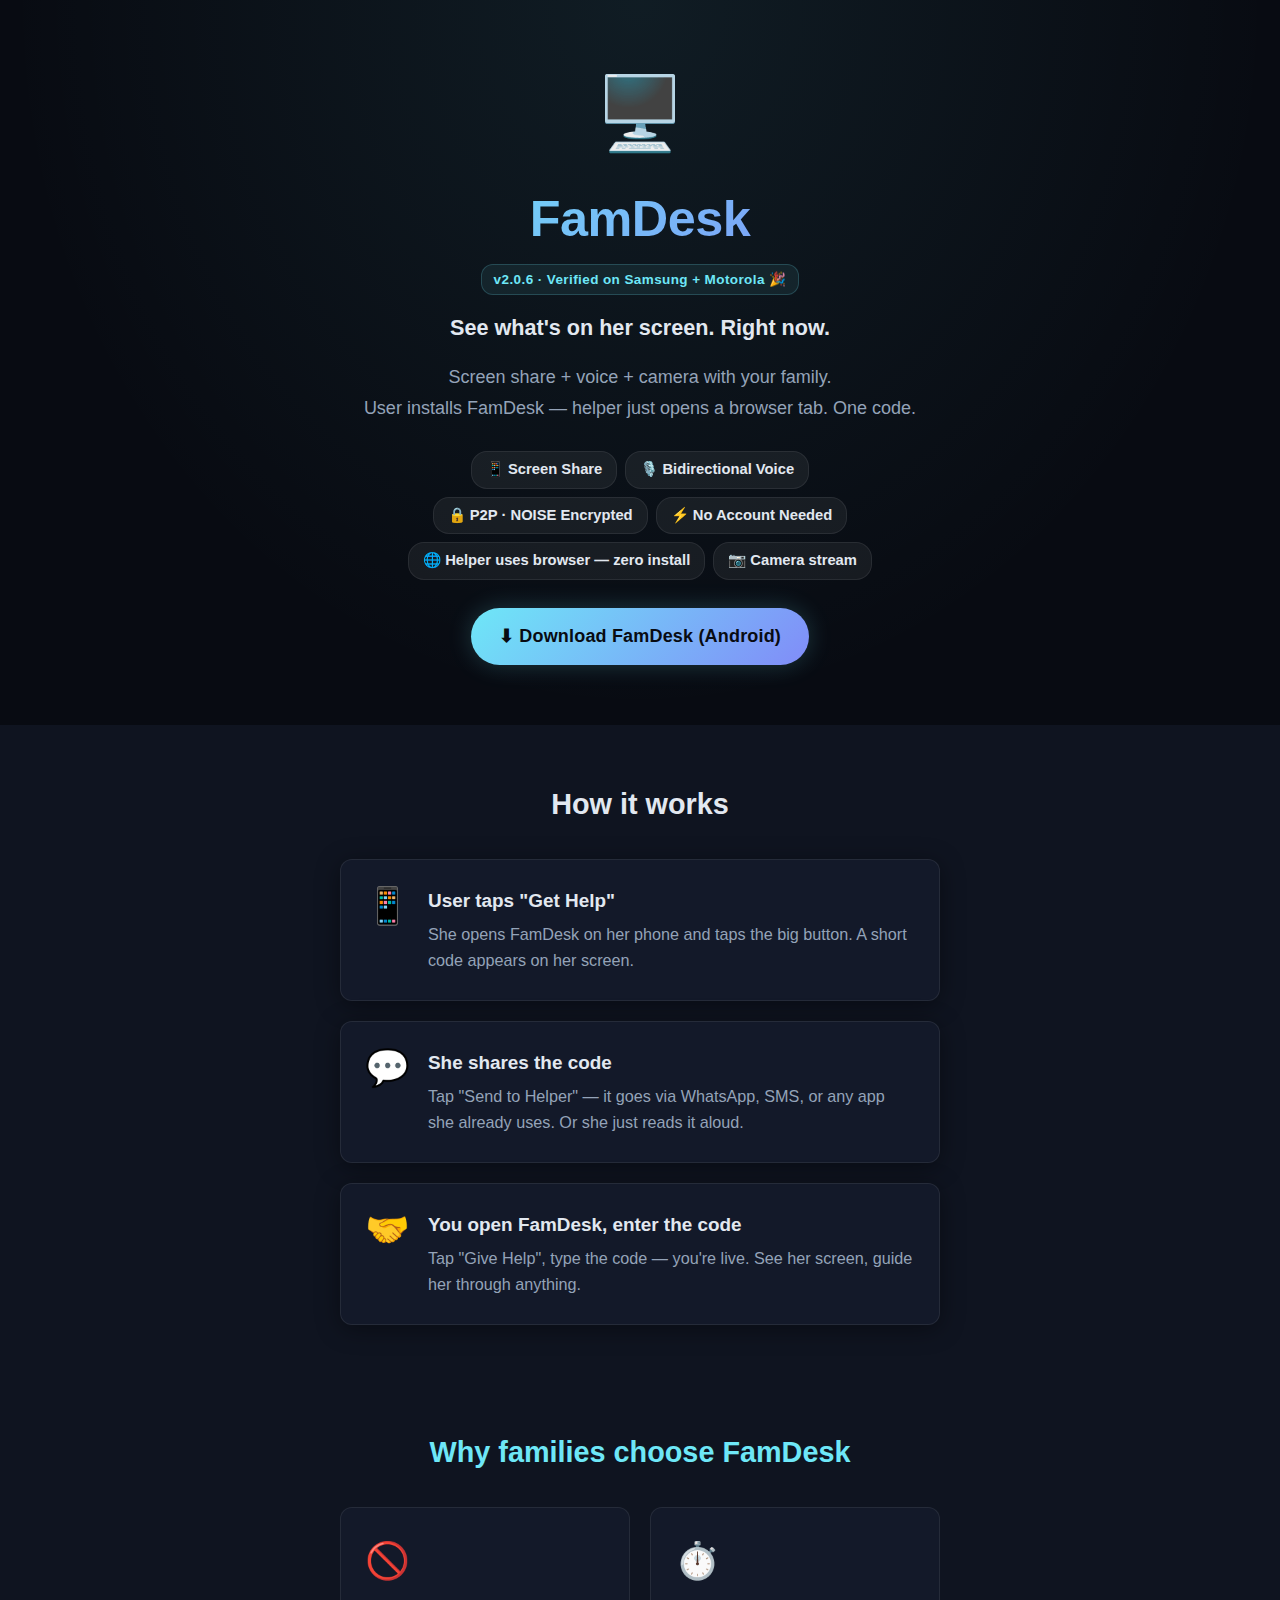
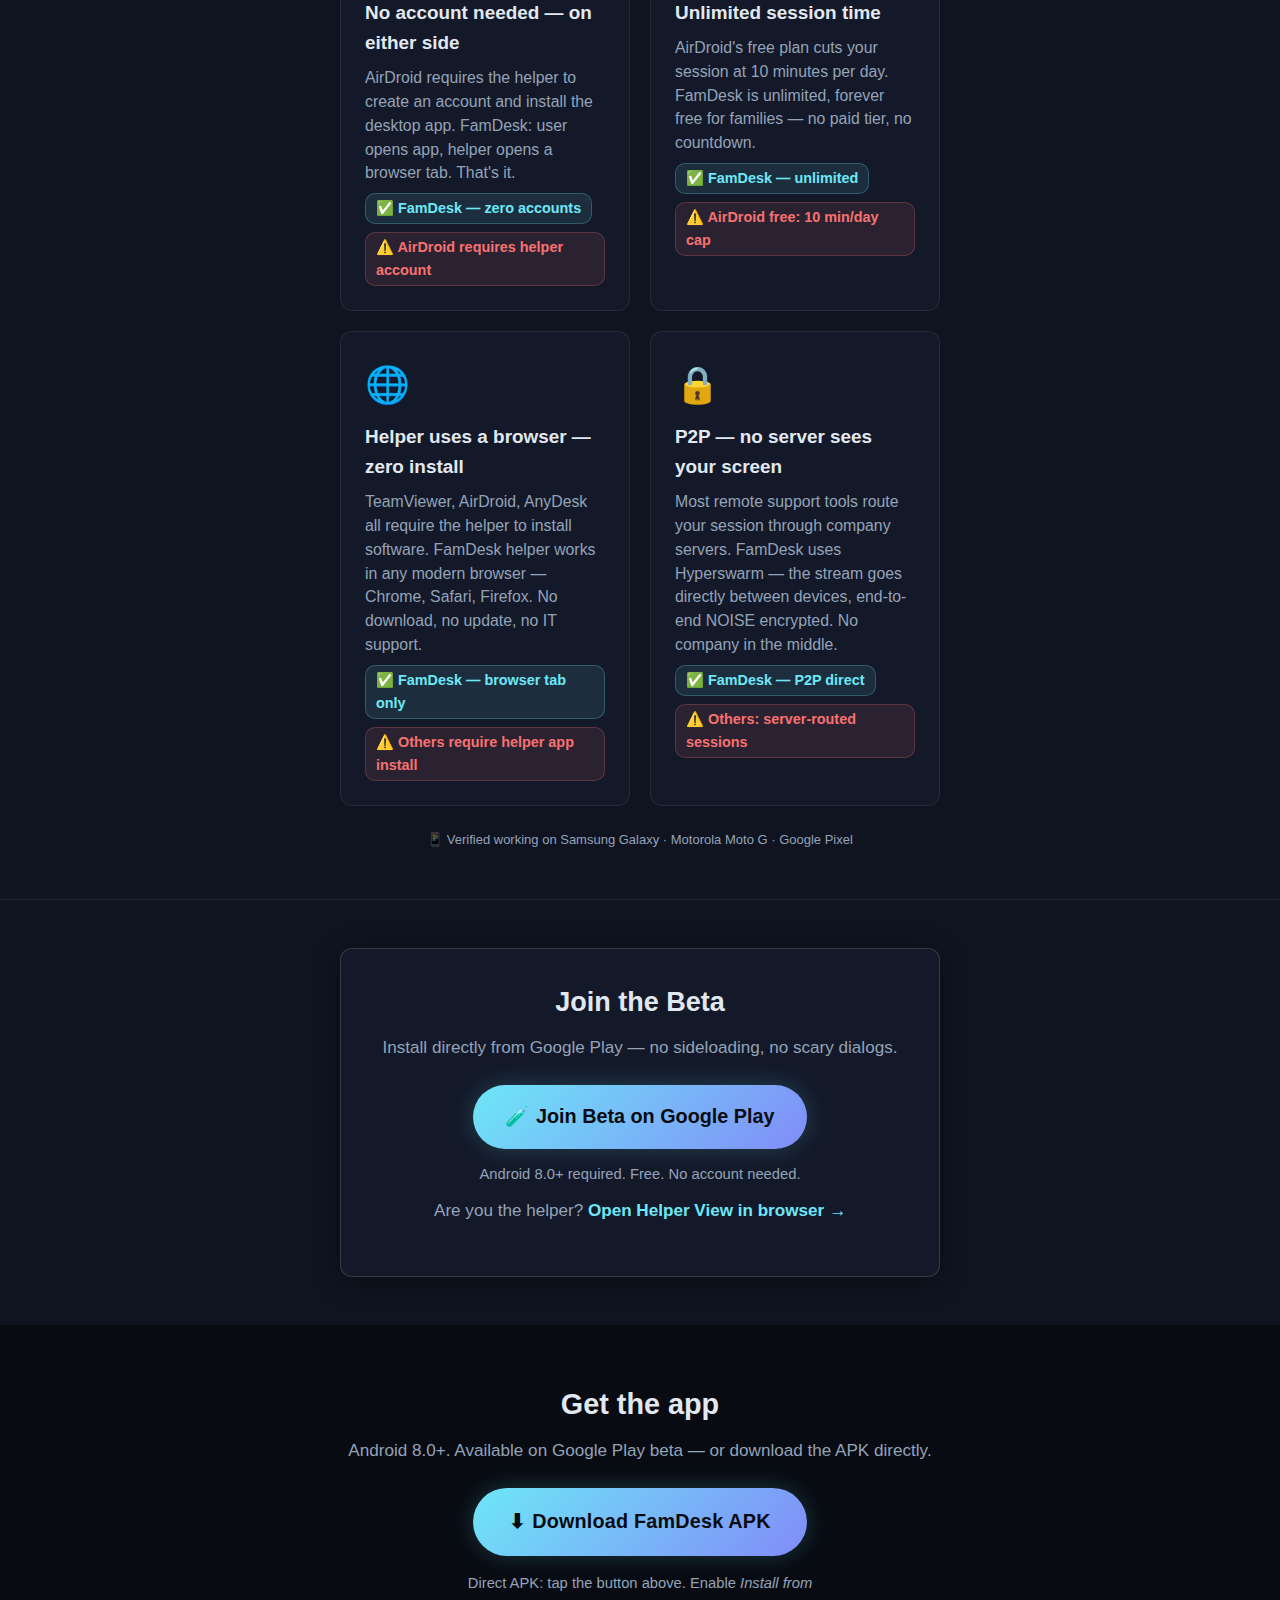
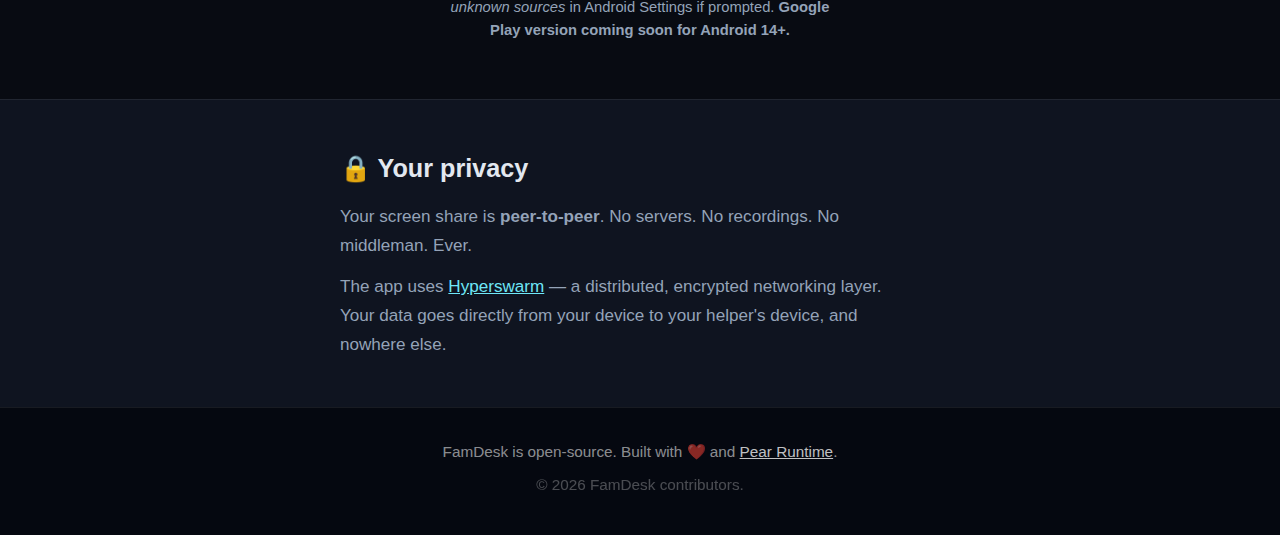
<file: index.html>
<!DOCTYPE html>
<html lang="en">
<head>
<meta charset="UTF-8">
<meta name="viewport" content="width=device-width, initial-scale=1.0">
<meta name="description" content="FamDesk — free screen share and voice help for family members. Helper uses a browser tab, no install. P2P encrypted, no accounts required, unlimited sessions. Works on Samsung, Motorola, and Pixel.">
<meta name="keywords" content="remote help Android phone family, AirDroid alternative unlimited free, browser remote desktop Android, no account screen share family, P2P screen share encrypted, FamDesk TeamViewer alternative no install, Samsung Motorola remote support">
<title>FamDesk — Family Tech Support, Simplified</title>
<link rel="stylesheet" href="style.css">
</head>
<body>

<!-- Code card: shown when ?code=XXXXXX is in URL -->
<div id="code-banner" class="code-banner" style="display:none" role="alert" aria-live="polite">
  <div class="code-banner-inner">
    <p class="code-banner-label">Your helper code</p>
    <p class="code-banner-value" id="code-value"></p>
    <p class="code-banner-sub">Open FamDesk, tap <strong>Give Help</strong>, and enter this code to connect.</p>
    <a id="apk-btn-top" class="btn-download" href="#download">⬇ Get the app first</a>
  </div>
</div>

<!-- Hero -->
<header class="hero">
  <div class="hero-inner">
    <div class="logo" aria-hidden="true">🖥️</div>
    <h1>FamDesk</h1>
    <span class="version-badge">v2.0.6 · Verified on Samsung + Motorola 🎉</span>
    <p class="tagline">See what's on her screen. Right now.</p>
    <p class="sub">Screen share + voice + camera with your family.<br>
  User installs FamDesk — helper just opens a browser tab. One code.</p>
    <div class="features">
      <span class="chip">📱 Screen Share</span>
      <span class="chip">🎙️ Bidirectional Voice</span>
      <span class="chip">🔒 P2P · NOISE Encrypted</span>
      <span class="chip">⚡ No Account Needed</span>
      <span class="chip">🌐 Helper uses browser — zero install</span>
      <span class="chip">📷 Camera stream</span>
    </div>
    <a id="apk-btn-hero" class="btn-download" href="#download">⬇ Download FamDesk (Android)</a>
  </div>
</header>

<!-- How it works -->
<section class="steps" aria-labelledby="steps-heading">
  <div class="container">
    <h2 id="steps-heading">How it works</h2>
    <ol class="step-list">
      <li class="step">
        <span class="step-icon" aria-hidden="true">📱</span>
        <div class="step-body">
          <strong>User taps "Get Help"</strong>
          <p>She opens FamDesk on her phone and taps the big button. A short code appears on her screen.</p>
        </div>
      </li>
      <li class="step">
        <span class="step-icon" aria-hidden="true">💬</span>
        <div class="step-body">
          <strong>She shares the code</strong>
          <p>Tap "Send to Helper" — it goes via WhatsApp, SMS, or any app she already uses. Or she just reads it aloud.</p>
        </div>
      </li>
      <li class="step">
        <span class="step-icon" aria-hidden="true">🤝</span>
        <div class="step-body">
          <strong>You open FamDesk, enter the code</strong>
          <p>Tap "Give Help", type the code — you're live. See her screen, guide her through anything.</p>
        </div>
      </li>
    </ol>
  </div>
</section>

<!-- Compatibility callout -->
<section class="compat-section" aria-labelledby="compat-heading">
  <div class="container">
    <h2 id="compat-heading">Why families choose FamDesk</h2>
    <div class="compat-grid">
      <div class="compat-card">
        <div class="compat-icon">🚫</div>
        <strong>No account needed — on either side</strong>
        <p>AirDroid requires the helper to create an account and install the desktop app. FamDesk: user opens app, helper opens a browser tab. That's it.</p>
        <span class="compat-badge compat-yes">✅ FamDesk — zero accounts</span>
        <span class="compat-badge compat-no">⚠️ AirDroid requires helper account</span>
      </div>
      <div class="compat-card">
        <div class="compat-icon">⏱️</div>
        <strong>Unlimited session time</strong>
        <p>AirDroid's free plan cuts your session at 10 minutes per day. FamDesk is unlimited, forever free for families — no paid tier, no countdown.</p>
        <span class="compat-badge compat-yes">✅ FamDesk — unlimited</span>
        <span class="compat-badge compat-no">⚠️ AirDroid free: 10 min/day cap</span>
      </div>
      <div class="compat-card">
        <div class="compat-icon">🌐</div>
        <strong>Helper uses a browser — zero install</strong>
        <p>TeamViewer, AirDroid, AnyDesk all require the helper to install software. FamDesk helper works in any modern browser — Chrome, Safari, Firefox. No download, no update, no IT support.</p>
        <span class="compat-badge compat-yes">✅ FamDesk — browser tab only</span>
        <span class="compat-badge compat-no">⚠️ Others require helper app install</span>
      </div>
      <div class="compat-card">
        <div class="compat-icon">🔒</div>
        <strong>P2P — no server sees your screen</strong>
        <p>Most remote support tools route your session through company servers. FamDesk uses Hyperswarm — the stream goes directly between devices, end-to-end NOISE encrypted. No company in the middle.</p>
        <span class="compat-badge compat-yes">✅ FamDesk — P2P direct</span>
        <span class="compat-badge compat-no">⚠️ Others: server-routed sessions</span>
      </div>
    </div>
    <p style="text-align:center; color:#94A3B8; font-size:13px; margin-top:24px;">
      📱 Verified working on Samsung Galaxy · Motorola Moto G · Google Pixel
    </p>
  </div>
</section>

<!-- Beta CTA -->
<section class="beta-cta-section" aria-labelledby="beta-heading">
  <div class="container">
    <div class="beta-cta">
      <h2 id="beta-heading">Join the Beta</h2>
      <p>Install directly from Google Play — no sideloading, no scary dialogs.</p>
      <a class="btn-primary" href="https://play.google.com/apps/internaltest/4701544753373320911">
        🧪 Join Beta on Google Play
      </a>
      <p class="beta-note">Android 8.0+ required. Free. No account needed.</p>
      <p class="helper-note">Are you the helper? <a href="/helper.html" class="helper-link" id="helperLink">Open Helper View in browser →</a></p>
    </div>
  </div>
</section>

<!-- Download anchor -->
<section class="download" id="download" aria-labelledby="dl-heading">
  <div class="container">
    <h2 id="dl-heading">Get the app</h2>
    <p class="dl-sub">Android 8.0+. Available on Google Play beta — or download the APK directly.</p>
    <a id="apk-btn-main" class="btn-download btn-download-lg" href="#">⬇ Download FamDesk APK</a>
    <p class="dl-note">Direct APK: tap the button above. Enable <em>Install from unknown sources</em> in Android Settings if prompted. <strong>Google Play version coming soon for Android 14+.</strong></p>
  </div>
</section>

<!-- Privacy -->
<section class="privacy" aria-labelledby="priv-heading">
  <div class="container">
    <h2 id="priv-heading">🔒 Your privacy</h2>
    <p>Your screen share is <strong>peer-to-peer</strong>. No servers. No recordings. No middleman. Ever.</p>
    <p>The app uses <a href="https://hypercore-protocol.org" class="link" target="_blank" rel="noopener noreferrer">Hyperswarm</a> — a distributed, encrypted networking layer. Your data goes directly from your device to your helper's device, and nowhere else.</p>
  </div>
</section>

<!-- Footer -->
<footer class="footer">
  <div class="container">
    <p>FamDesk is open-source. Built with ❤️ and <a href="https://pears.com" class="link" target="_blank" rel="noopener noreferrer">Pear Runtime</a>.</p>
    <p class="footer-small">© 2026 FamDesk contributors.</p>
  </div>
</footer>

<script>
(function () {
  var APK_URL = '/famdesk-v2.0.6.apk';
  var APK_VERSION = '2.0.6';
  var PACKAGE     = 'com.famdesk.app';
  var isAndroid   = /android/i.test(navigator.userAgent);
  var isChrome    = isAndroid && /Chrome\//.test(navigator.userAgent) && !/EdgA|OPR/.test(navigator.userAgent);

  // ── intent:// URL (Chrome-native: opens app OR falls back to APK) ──────────
  function intentUrl(schemePath) {
    var fallback = encodeURIComponent(window.location.origin + APK_URL);
    return 'intent://' + schemePath +
      '#Intent;scheme=famdesk;package=' + PACKAGE +
      ';S.browser_fallback_url=' + fallback + ';end';
  }

  // ── Probe whether FamDesk is installed ────────────────────────────────────
  // Attempts to navigate a hidden iframe to famdesk://ping.
  // If the app handles it, the page goes to the background (visibilitychange).
  // Resolves true (installed) or false (not installed) after a short wait.
  function checkInstalled() {
    return new Promise(function (resolve) {
      if (!isAndroid) { resolve(false); return; }

      var done = false;
      function finish(result) {
        if (done) return;
        done = true;
        clearTimeout(timer);
        document.removeEventListener('visibilitychange', onVis);
        resolve(result);
      }

      function onVis() { if (document.hidden) finish(true); }
      document.addEventListener('visibilitychange', onVis);

      // Use a hidden iframe to probe the custom scheme without navigating the page
      var frame = document.createElement('iframe');
      frame.style.display = 'none';
      frame.src = 'famdesk://ping';
      document.body.appendChild(frame);
      setTimeout(function () { document.body.removeChild(frame); }, 1000);

      // If the app opened, visibilitychange fires quickly; otherwise timeout → not installed
      var timer = setTimeout(function () { finish(false); }, 1200);
    });
  }

  // ── Route a click to the right action ────────────────────────────────────
  function handleClick(code) {
    var path = code ? 'connect?code=' + encodeURIComponent(code) : 'open';
    if (isChrome) {
      // Chrome intent URL: natively opens app OR redirects to APK — no timer needed
      window.location.href = intentUrl(path);
    } else if (isAndroid) {
      // Non-Chrome Android: try scheme, fallback link shown after 2s
      window.location.href = 'famdesk://' + path;
      setTimeout(function () {
        if (!document.hidden) window.location.href = APK_URL;
      }, 2000);
    } else {
      // Desktop / iOS: direct APK download link
      window.location.href = APK_URL;
    }
  }

  // ── Update all CTA buttons ────────────────────────────────────────────────
  function updateButtons(installed, code) {
    var label    = installed
      ? (code ? '📱 Open FamDesk  —  ' + code : '📱 Open FamDesk')
      : (code ? '⬇ Install FamDesk to connect' : '⬇ Install FamDesk');

    document.querySelectorAll('.btn-download, .btn-primary[data-cta]').forEach(function (btn) {
      btn.textContent = label;
      btn.removeAttribute('href');
      btn.style.cursor = 'pointer';
      btn.onclick = function (e) { e.preventDefault(); handleClick(code); };
    });
  }

  // ── Main ─────────────────────────────────────────────────────────────────
  var params = new URLSearchParams(window.location.search);
  var rawCode = params.get('code') || '';
  var code = rawCode.toUpperCase().replace(/[^A-Z0-9]/g, '').slice(0, 12) || null;

  // Show code banner if code is present
  if (code) {
    var banner  = document.getElementById('code-banner');
    var valEl   = document.getElementById('code-value');
    if (banner && valEl) {
      valEl.textContent = code;
      banner.style.display = 'block';
      banner.scrollIntoView({ behavior: 'smooth', block: 'start' });
    }
  }

  // Wire non-Android download buttons immediately (no detection needed)
  if (!isAndroid) {
    document.querySelectorAll('.btn-download').forEach(function (btn) {
      btn.href = APK_URL;
    });
    return;
  }

  // Android: probe first, then update buttons
  checkInstalled().then(function (installed) {
    updateButtons(installed, code);
  });
})();

// ── Smart install button: check local version API ──────────────────────────
async function checkInstalledVersion() {
  var btn = document.getElementById('apk-btn-main');
  if (!btn) return;

  function semverLt(a, b) {
    var pa = a.split('.').map(Number), pb = b.split('.').map(Number);
    for (var i = 0; i < 3; i++) {
      if ((pa[i]||0) < (pb[i]||0)) return true;
      if ((pa[i]||0) > (pb[i]||0)) return false;
    }
    return false;
  }

  try {
    var ctrl = new AbortController();
    setTimeout(function() { ctrl.abort(); }, 2000);
    var res = await fetch('http://127.0.0.1:8765/api/version', { signal: ctrl.signal });
    var data = await res.json();
    if (semverLt(data.version, APK_VERSION)) {
      btn.textContent = '\u2B06\uFE0F Update to v' + APK_VERSION + ' (installed: v' + data.version + ')';
      btn.style.background = '#E3B341';
      btn.style.color = '#000';
      if (btn.tagName === 'A' || btn.href !== undefined) btn.href = APK_URL;
    } else {
      btn.textContent = '\u2705 Open FamDesk (v' + data.version + ')';
      btn.style.background = '#3FB950';
      btn.style.color = '#fff';
      if (btn.tagName === 'A' || btn.href !== undefined)
        btn.href = 'intent://famdesk/#Intent;scheme=famdesk;package=com.famdesk.app;end';
    }
  } catch(e) {
    // Not installed — keep default download state
  }
}
document.addEventListener('DOMContentLoaded', checkInstalledVersion);

// ── Helper link: always pre-fill code + gateway so helper.html is ready to go ─
(function () {
  var params      = new URLSearchParams(window.location.search);
  var code        = (params.get('code') || '').toUpperCase().replace(/[^A-Z0-9]/g, '').slice(0, 12);
  var gateway     = params.get('gateway') || 'ws://192.168.1.252:4001';
  var helperEl    = document.getElementById('helperLink');
  if (!helperEl) return;
  var p = new URLSearchParams();
  if (code)    p.set('code',    code);
  p.set('gateway', gateway);
  helperEl.href = '/helper.html?' + p.toString();
})();
</script>

</body>
</html>
</file>
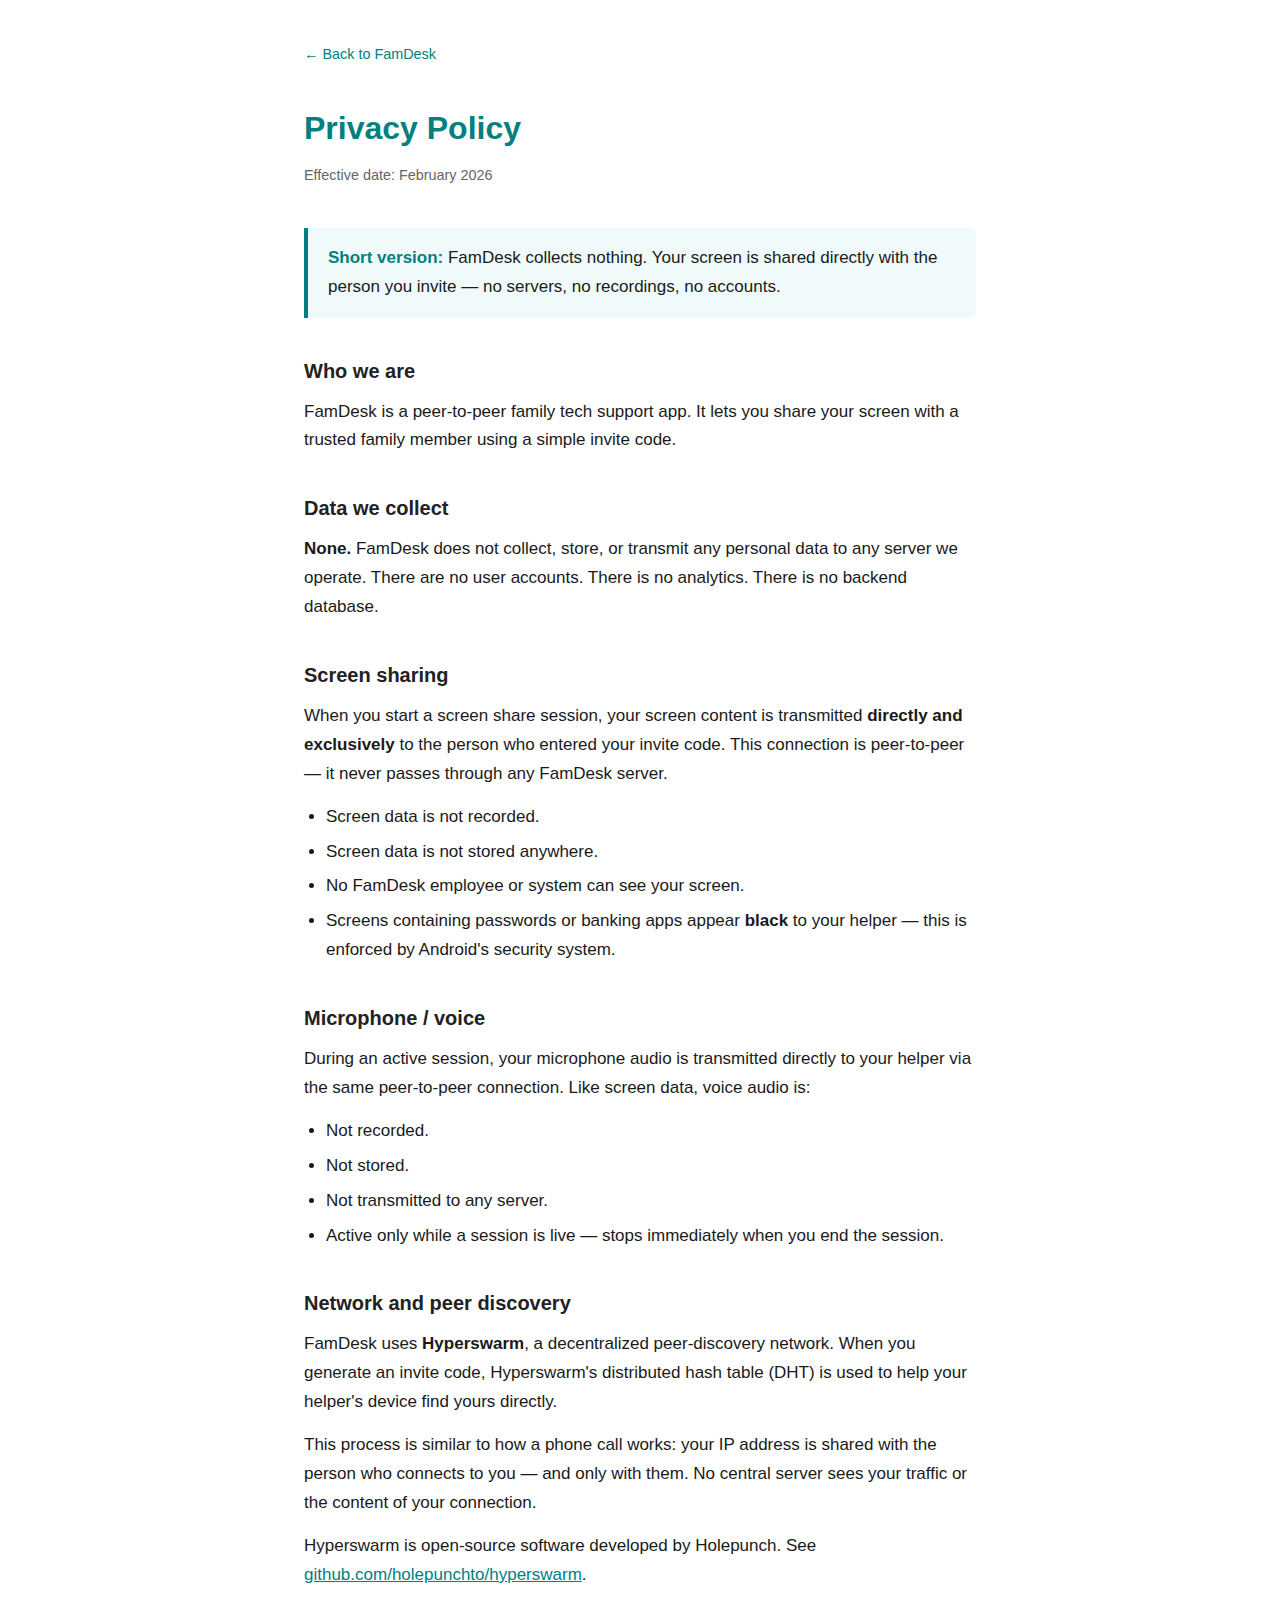
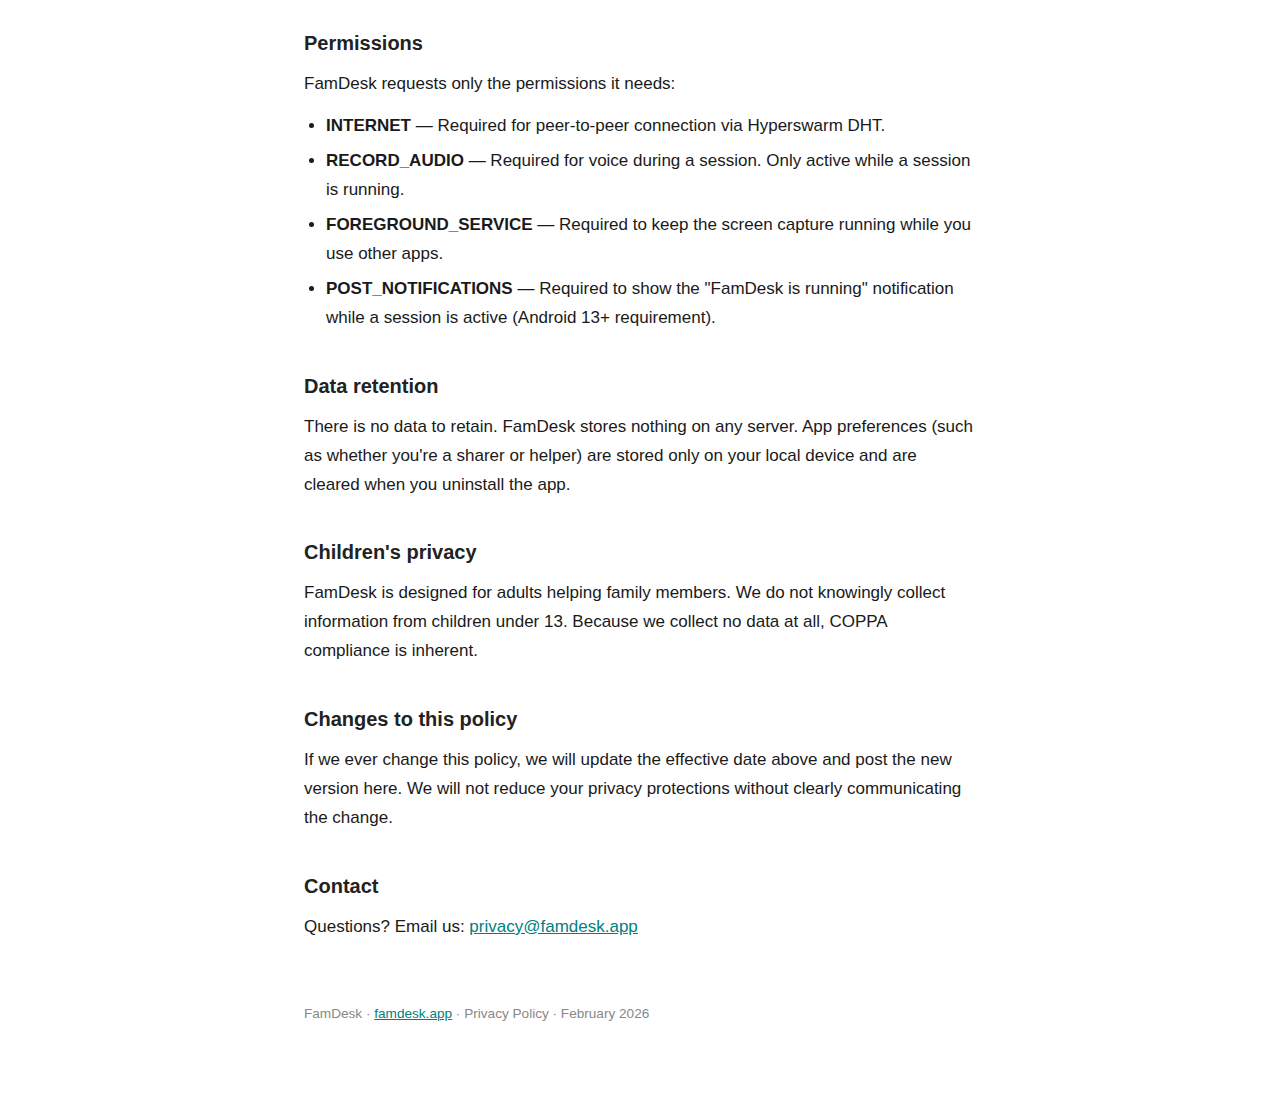
<file: privacy.html>
<!DOCTYPE html>
<html lang="en">
<head>
  <meta charset="UTF-8">
  <meta name="viewport" content="width=device-width, initial-scale=1.0">
  <title>FamDesk — Privacy Policy</title>
  <style>
    *, *::before, *::after { box-sizing: border-box; margin: 0; padding: 0; }
    body {
      font-family: -apple-system, BlinkMacSystemFont, 'Segoe UI', Roboto, sans-serif;
      font-size: 17px;
      line-height: 1.7;
      color: #1a1a1a;
      background: #fff;
      max-width: 720px;
      margin: 0 auto;
      padding: 40px 24px 80px;
    }
    h1 { font-size: 2rem; color: #008080; margin-bottom: 8px; }
    .effective { color: #666; font-size: 0.9rem; margin-bottom: 40px; }
    h2 { font-size: 1.25rem; margin-top: 36px; margin-bottom: 10px; color: #222; }
    p { margin-bottom: 14px; }
    ul { padding-left: 22px; margin-bottom: 14px; }
    li { margin-bottom: 6px; }
    .highlight {
      background: #f0fafa;
      border-left: 4px solid #008080;
      padding: 16px 20px;
      margin: 28px 0;
      border-radius: 0 6px 6px 0;
    }
    .highlight strong { color: #008080; }
    a { color: #008080; }
    footer { margin-top: 60px; font-size: 0.85rem; color: #888; }
    nav { margin-bottom: 32px; }
    nav a { color: #008080; text-decoration: none; font-size: 0.9rem; }
  </style>
</head>
<body>
  <nav><a href="index.html">← Back to FamDesk</a></nav>

  <h1>Privacy Policy</h1>
  <p class="effective">Effective date: February 2026</p>

  <div class="highlight">
    <strong>Short version:</strong> FamDesk collects nothing. Your screen is shared directly with the person you invite — no servers, no recordings, no accounts.
  </div>

  <h2>Who we are</h2>
  <p>FamDesk is a peer-to-peer family tech support app. It lets you share your screen with a trusted family member using a simple invite code.</p>

  <h2>Data we collect</h2>
  <p><strong>None.</strong> FamDesk does not collect, store, or transmit any personal data to any server we operate. There are no user accounts. There is no analytics. There is no backend database.</p>

  <h2>Screen sharing</h2>
  <p>When you start a screen share session, your screen content is transmitted <strong>directly and exclusively</strong> to the person who entered your invite code. This connection is peer-to-peer — it never passes through any FamDesk server.</p>
  <ul>
    <li>Screen data is not recorded.</li>
    <li>Screen data is not stored anywhere.</li>
    <li>No FamDesk employee or system can see your screen.</li>
    <li>Screens containing passwords or banking apps appear <strong>black</strong> to your helper — this is enforced by Android's security system.</li>
  </ul>

  <h2>Microphone / voice</h2>
  <p>During an active session, your microphone audio is transmitted directly to your helper via the same peer-to-peer connection. Like screen data, voice audio is:</p>
  <ul>
    <li>Not recorded.</li>
    <li>Not stored.</li>
    <li>Not transmitted to any server.</li>
    <li>Active only while a session is live — stops immediately when you end the session.</li>
  </ul>

  <h2>Network and peer discovery</h2>
  <p>FamDesk uses <strong>Hyperswarm</strong>, a decentralized peer-discovery network. When you generate an invite code, Hyperswarm's distributed hash table (DHT) is used to help your helper's device find yours directly.</p>
  <p>This process is similar to how a phone call works: your IP address is shared with the person who connects to you — and only with them. No central server sees your traffic or the content of your connection.</p>
  <p>Hyperswarm is open-source software developed by Holepunch. See <a href="https://github.com/holepunchto/hyperswarm" target="_blank">github.com/holepunchto/hyperswarm</a>.</p>

  <h2>Permissions</h2>
  <p>FamDesk requests only the permissions it needs:</p>
  <ul>
    <li><strong>INTERNET</strong> — Required for peer-to-peer connection via Hyperswarm DHT.</li>
    <li><strong>RECORD_AUDIO</strong> — Required for voice during a session. Only active while a session is running.</li>
    <li><strong>FOREGROUND_SERVICE</strong> — Required to keep the screen capture running while you use other apps.</li>
    <li><strong>POST_NOTIFICATIONS</strong> — Required to show the "FamDesk is running" notification while a session is active (Android 13+ requirement).</li>
  </ul>

  <h2>Data retention</h2>
  <p>There is no data to retain. FamDesk stores nothing on any server. App preferences (such as whether you're a sharer or helper) are stored only on your local device and are cleared when you uninstall the app.</p>

  <h2>Children's privacy</h2>
  <p>FamDesk is designed for adults helping family members. We do not knowingly collect information from children under 13. Because we collect no data at all, COPPA compliance is inherent.</p>

  <h2>Changes to this policy</h2>
  <p>If we ever change this policy, we will update the effective date above and post the new version here. We will not reduce your privacy protections without clearly communicating the change.</p>

  <h2>Contact</h2>
  <p>Questions? Email us: <a href="mailto:privacy@famdesk.app">privacy@famdesk.app</a></p>

  <footer>
    <p>FamDesk · <a href="index.html">famdesk.app</a> · Privacy Policy · February 2026</p>
  </footer>
</body>
</html>
</file>
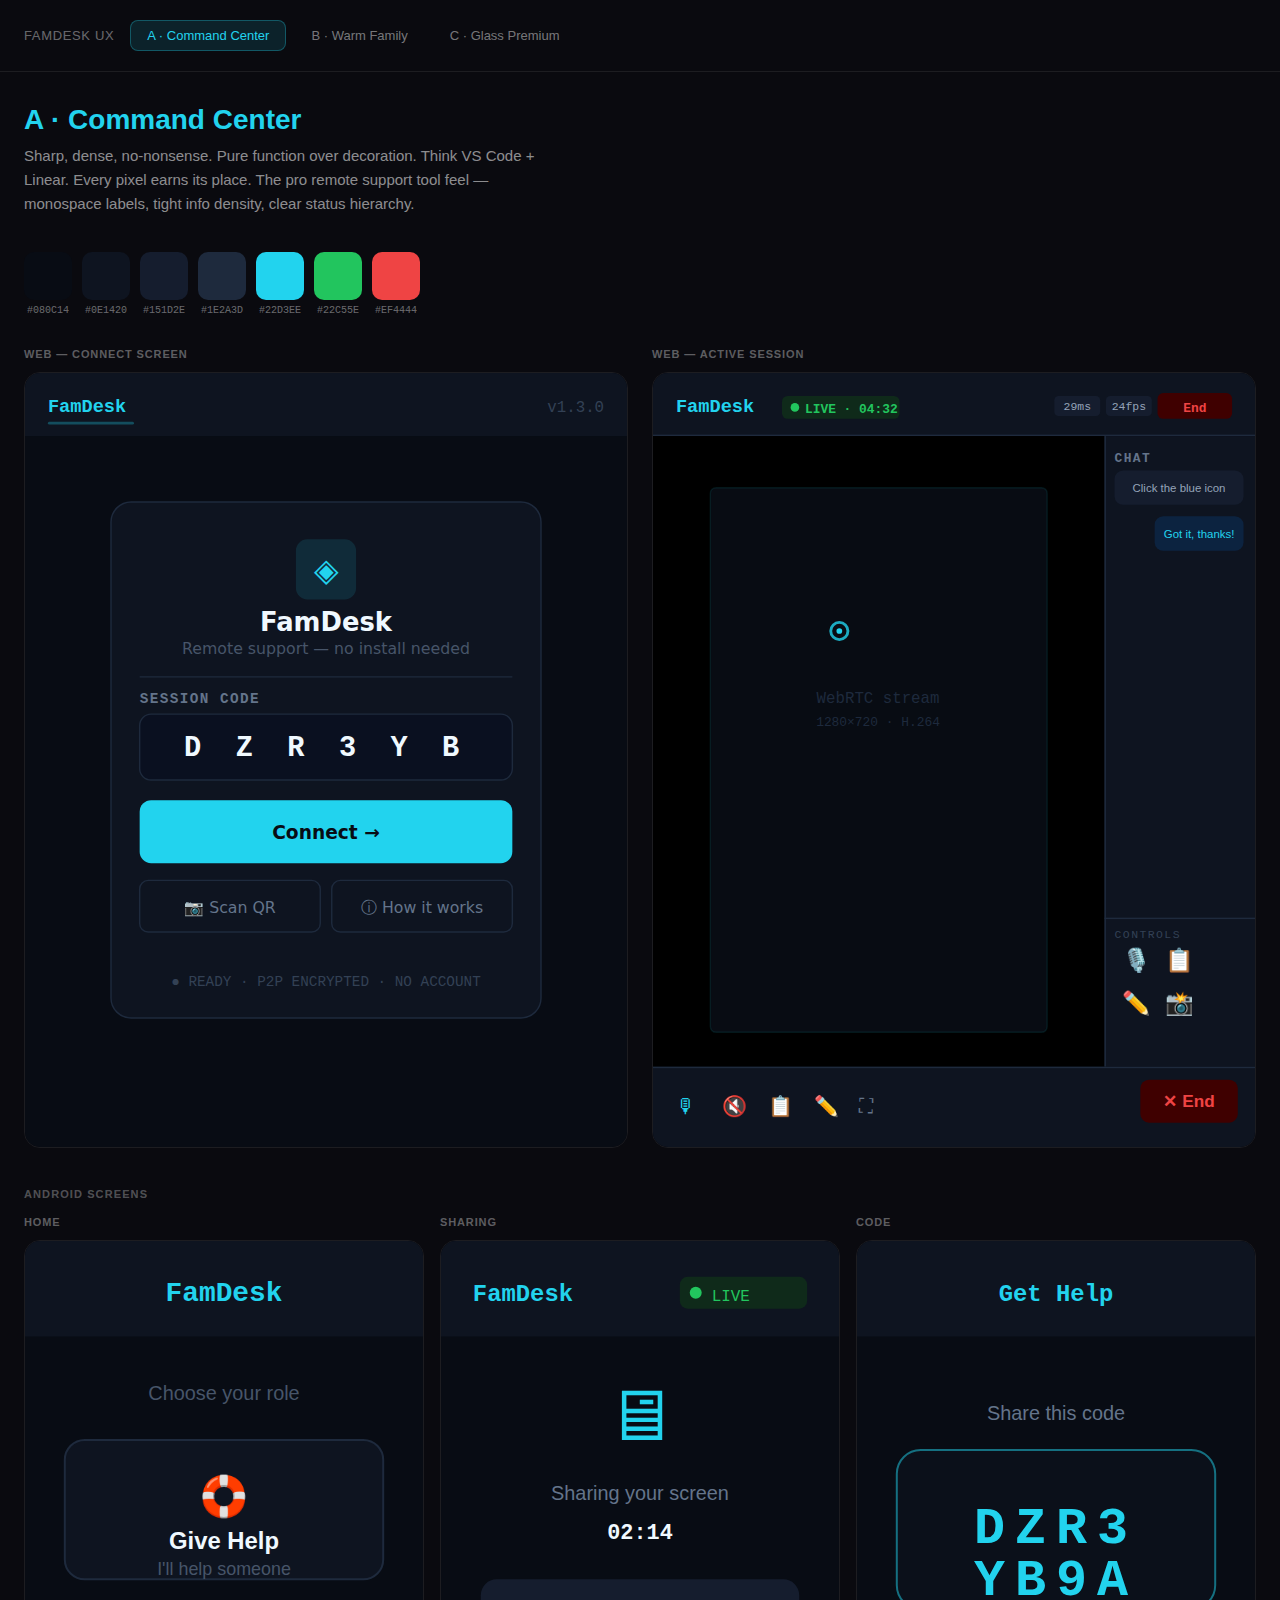
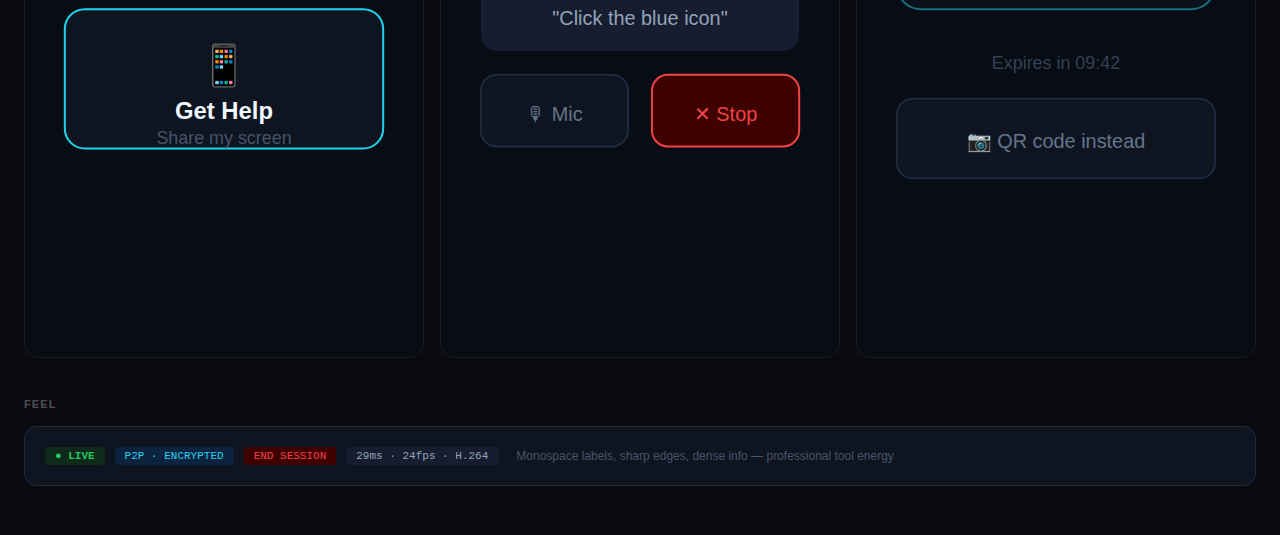
<file: ux-concepts.html>
<!DOCTYPE html>
<html>
<head>
<meta charset="utf-8">
<title>FamDesk UX Concepts</title>
<style>
*{box-sizing:border-box;margin:0;padding:0}
body{font-family:-apple-system,BlinkMacSystemFont,'Inter',sans-serif;background:#0a0a0f;color:#fff;min-height:100vh}
.nav{display:flex;align-items:center;gap:8px;padding:20px 24px;background:#0a0a0f;border-bottom:1px solid rgba(255,255,255,.08);position:sticky;top:0;z-index:100}
.nav-title{font-size:13px;color:rgba(255,255,255,.4);margin-right:8px;font-weight:500;letter-spacing:.05em;text-transform:uppercase}
.tab{padding:7px 16px;border-radius:8px;font-size:13px;font-weight:500;cursor:pointer;border:1px solid transparent;transition:all .15s}
.tab.active{color:#fff;border-color:rgba(255,255,255,.15)}
.tab:not(.active){color:rgba(255,255,255,.45);background:transparent}
.tab:not(.active):hover{color:rgba(255,255,255,.75);background:rgba(255,255,255,.05)}
.concept{display:none;padding:32px 24px 48px}
.concept.active{display:block}
.concept-header{margin-bottom:36px}
.concept-name{font-size:28px;font-weight:700;margin-bottom:8px}
.concept-desc{font-size:15px;color:rgba(255,255,255,.55);max-width:540px;line-height:1.6}
.screens{display:grid;grid-template-columns:1fr 1fr;gap:24px;margin-bottom:40px}
.screen-label{font-size:11px;font-weight:600;letter-spacing:.08em;text-transform:uppercase;color:rgba(255,255,255,.35);margin-bottom:12px}
.screen-wrap{border-radius:16px;overflow:hidden;border:1px solid rgba(255,255,255,.08)}
.palette{display:flex;gap:10px;margin-bottom:32px;flex-wrap:wrap}
.swatch{width:48px;height:48px;border-radius:10px}
.swatch-label{font-size:10px;color:rgba(255,255,255,.4);margin-top:5px;text-align:center;font-family:monospace}
.swatch-wrap{display:flex;flex-direction:column;align-items:center}
.section-title{font-size:11px;font-weight:600;letter-spacing:.1em;text-transform:uppercase;color:rgba(255,255,255,.3);margin-bottom:16px;margin-top:32px}
</style>
</head>
<body>
<div class="nav">
  <span class="nav-title">FamDesk UX</span>
  <div class="tab active" onclick="show('a',this)">A · Command Center</div>
  <div class="tab" onclick="show('b',this)">B · Warm Family</div>
  <div class="tab" onclick="show('c',this)">C · Glass Premium</div>
</div>

<div class="concept active" id="ca">
  <div class="concept-header">
    <div class="concept-name" style="color:#22D3EE">A · Command Center</div>
    <div class="concept-desc">Sharp, dense, no-nonsense. Pure function over decoration. Think VS Code + Linear. Every pixel earns its place. The pro remote support tool feel — monospace labels, tight info density, clear status hierarchy.</div>
  </div>
  <div class="palette">
    <div class="swatch-wrap"><div class="swatch" style="background:#080C14"></div><div class="swatch-label">#080C14</div></div>
    <div class="swatch-wrap"><div class="swatch" style="background:#0E1420"></div><div class="swatch-label">#0E1420</div></div>
    <div class="swatch-wrap"><div class="swatch" style="background:#151D2E"></div><div class="swatch-label">#151D2E</div></div>
    <div class="swatch-wrap"><div class="swatch" style="background:#1E2A3D"></div><div class="swatch-label">#1E2A3D</div></div>
    <div class="swatch-wrap"><div class="swatch" style="background:#22D3EE"></div><div class="swatch-label">#22D3EE</div></div>
    <div class="swatch-wrap"><div class="swatch" style="background:#22C55E"></div><div class="swatch-label">#22C55E</div></div>
    <div class="swatch-wrap"><div class="swatch" style="background:#EF4444"></div><div class="swatch-label">#EF4444</div></div>
  </div>
  <div class="screens">
    <div>
      <div class="screen-label">Web — Connect Screen</div>
      <div class="screen-wrap">
        <svg viewBox="0 0 420 540" xmlns="http://www.w3.org/2000/svg" style="width:100%;display:block">
          <rect width="420" height="540" fill="#080C14"/>
          <rect width="420" height="44" fill="#0E1420"/>
          <text x="16" y="27" fill="#22D3EE" font-size="13" font-weight="700" font-family="monospace">FamDesk</text>
          <rect x="16" y="34" width="60" height="2" rx="1" fill="#22D3EE" opacity=".3"/>
          <text x="404" y="27" fill="#334155" font-size="11" font-family="monospace" text-anchor="end">v1.3.0</text>
          <rect x="60" y="90" width="300" height="360" rx="14" fill="#0E1420" stroke="#1E2A3D" stroke-width="1"/>
          <rect x="189" y="116" width="42" height="42" rx="8" fill="#22D3EE" opacity=".12"/>
          <text x="210" y="145" fill="#22D3EE" font-size="22" text-anchor="middle">◈</text>
          <text x="210" y="180" fill="#F0F9FF" font-size="18" font-weight="700" text-anchor="middle" font-family="system-ui">FamDesk</text>
          <text x="210" y="196" fill="#475569" font-size="11" text-anchor="middle" font-family="system-ui">Remote support — no install needed</text>
          <line x1="80" y1="212" x2="340" y2="212" stroke="#1E2A3D" stroke-width="1"/>
          <text x="80" y="230" fill="#64748B" font-size="10" font-family="monospace" font-weight="600" letter-spacing="1">SESSION CODE</text>
          <rect x="80" y="238" width="260" height="46" rx="8" fill="#0A1020" stroke="#1E2A3D" stroke-width="1"/>
          <text x="210" y="267" fill="#F0F9FF" font-size="20" font-weight="700" font-family="monospace" text-anchor="middle" letter-spacing="6">D Z R 3 Y B</text>
          <rect x="80" y="298" width="260" height="44" rx="8" fill="#22D3EE"/>
          <text x="210" y="325" fill="#080C14" font-size="13" font-weight="700" text-anchor="middle" font-family="system-ui">Connect →</text>
          <rect x="80" y="354" width="126" height="36" rx="6" fill="none" stroke="#1E2A3D" stroke-width="1"/>
          <text x="143" y="377" fill="#64748B" font-size="11" text-anchor="middle" font-family="system-ui">📷 Scan QR</text>
          <rect x="214" y="354" width="126" height="36" rx="6" fill="none" stroke="#1E2A3D" stroke-width="1"/>
          <text x="277" y="377" fill="#64748B" font-size="11" text-anchor="middle" font-family="system-ui">ⓘ How it works</text>
          <text x="210" y="428" fill="#334155" font-size="10" text-anchor="middle" font-family="monospace">● READY · P2P ENCRYPTED · NO ACCOUNT</text>
        </svg>
      </div>
    </div>
    <div>
      <div class="screen-label">Web — Active Session</div>
      <div class="screen-wrap">
        <svg viewBox="0 0 420 540" xmlns="http://www.w3.org/2000/svg" style="width:100%;display:block">
          <rect width="420" height="540" fill="#080C14"/>
          <rect width="420" height="44" fill="#0E1420"/>
          <rect x="0" y="43" width="420" height="1" fill="#1E2A3D"/>
          <text x="16" y="27" fill="#22D3EE" font-size="13" font-weight="700" font-family="monospace">FamDesk</text>
          <rect x="90" y="16" width="82" height="16" rx="4" fill="#0F2A1A"/>
          <circle cx="99" cy="24" r="3" fill="#22C55E"/>
          <text x="106" y="28" fill="#22C55E" font-size="9" font-family="monospace" font-weight="600">LIVE · 04:32</text>
          <rect x="280" y="16" width="32" height="14" rx="3" fill="#151D2E"/>
          <text x="296" y="26" fill="#94A3B8" font-size="8" font-family="monospace" text-anchor="middle">29ms</text>
          <rect x="316" y="16" width="32" height="14" rx="3" fill="#151D2E"/>
          <text x="332" y="26" fill="#94A3B8" font-size="8" font-family="monospace" text-anchor="middle">24fps</text>
          <rect x="352" y="14" width="52" height="18" rx="4" fill="#3F0000"/>
          <text x="378" y="27" fill="#EF4444" font-size="9" font-family="monospace" font-weight="700" text-anchor="middle">End</text>
          <rect x="0" y="44" width="315" height="440" fill="#000"/>
          <rect x="40" y="80" width="235" height="380" rx="4" fill="#0E1420" opacity=".6"/>
          <text x="157" y="230" fill="#1E2A3D" font-size="11" text-anchor="middle" font-family="monospace">WebRTC stream</text>
          <text x="157" y="246" fill="#1E2A3D" font-size="9" text-anchor="middle" font-family="monospace">1280×720 · H.264</text>
          <rect x="40" y="80" width="235" height="380" rx="4" fill="none" stroke="#22D3EE" stroke-width="1" opacity=".1"/>
          <circle cx="130" cy="180" r="6" fill="none" stroke="#22D3EE" stroke-width="2" opacity=".8"/>
          <circle cx="130" cy="180" r="2" fill="#22D3EE"/>
          <rect x="315" y="44" width="105" height="440" fill="#0E1420"/>
          <rect x="315" y="44" width="1" height="440" fill="#1E2A3D"/>
          <text x="322" y="62" fill="#64748B" font-size="9" font-family="monospace" font-weight="700" letter-spacing="1">CHAT</text>
          <rect x="322" y="68" width="90" height="24" rx="6" fill="#151D2E"/>
          <text x="367" y="83" fill="#94A3B8" font-size="8" text-anchor="middle">Click the blue icon</text>
          <rect x="350" y="100" width="62" height="24" rx="6" fill="#0C2340"/>
          <text x="381" y="115" fill="#22D3EE" font-size="8" text-anchor="middle">Got it, thanks!</text>
          <rect x="315" y="380" width="105" height="1" fill="#1E2A3D"/>
          <text x="322" y="394" fill="#334155" font-size="8" font-family="monospace" letter-spacing="1">CONTROLS</text>
          <text x="327" y="415" fill="#64748B" font-size="16">🎙️</text>
          <text x="357" y="415" fill="#64748B" font-size="16">📋</text>
          <text x="327" y="445" fill="#64748B" font-size="16">✏️</text>
          <text x="357" y="445" fill="#22D3EE" font-size="16">📸</text>
          <rect x="0" y="484" width="420" height="56" fill="#0E1420"/>
          <rect x="0" y="484" width="420" height="1" fill="#1E2A3D"/>
          <text x="16" y="516" fill="#22D3EE" font-size="14">🎙</text>
          <text x="48" y="516" fill="#64748B" font-size="14">🔇</text>
          <text x="80" y="516" fill="#64748B" font-size="14">📋</text>
          <text x="112" y="516" fill="#64748B" font-size="14">✏️</text>
          <text x="144" y="516" fill="#64748B" font-size="14">⛶</text>
          <rect x="340" y="493" width="68" height="30" rx="6" fill="#3F0000"/>
          <text x="374" y="512" fill="#EF4444" font-size="12" font-weight="700" text-anchor="middle">✕ End</text>
        </svg>
      </div>
    </div>
  </div>
  <div class="section-title">Android screens</div>
  <div class="screens" style="grid-template-columns:repeat(3,1fr);gap:16px">
    <div><div class="screen-label">Home</div><div class="screen-wrap"><svg viewBox="0 0 200 360" style="width:100%;display:block"><rect width="200" height="360" fill="#080C14"/><rect width="200" height="48" fill="#0E1420"/><text x="100" y="30" fill="#22D3EE" font-size="14" font-weight="700" text-anchor="middle" font-family="monospace">FamDesk</text><text x="100" y="80" fill="#475569" font-size="10" text-anchor="middle">Choose your role</text><rect x="20" y="100" width="160" height="70" rx="10" fill="#0E1420" stroke="#1E2A3D" stroke-width="1"/><text x="100" y="135" fill="#22D3EE" font-size="20" text-anchor="middle">🛟</text><text x="100" y="155" fill="#F0F9FF" font-size="12" font-weight="600" text-anchor="middle">Give Help</text><text x="100" y="168" fill="#475569" font-size="9" text-anchor="middle">I'll help someone</text><rect x="20" y="185" width="160" height="70" rx="10" fill="#0E1420" stroke="#22D3EE" stroke-width="1"/><text x="100" y="220" fill="#22D3EE" font-size="20" text-anchor="middle">📱</text><text x="100" y="240" fill="#F0F9FF" font-size="12" font-weight="600" text-anchor="middle">Get Help</text><text x="100" y="253" fill="#475569" font-size="9" text-anchor="middle">Share my screen</text></svg></div></div>
    <div><div class="screen-label">Sharing</div><div class="screen-wrap"><svg viewBox="0 0 200 360" style="width:100%;display:block"><rect width="200" height="360" fill="#080C14"/><rect width="200" height="48" fill="#0E1420"/><text x="16" y="30" fill="#22D3EE" font-size="12" font-weight="700" font-family="monospace">FamDesk</text><rect x="120" y="18" width="64" height="16" rx="4" fill="#0F2A1A"/><circle cx="128" cy="26" r="3" fill="#22C55E"/><text x="136" y="30" fill="#22C55E" font-size="8" font-family="monospace">LIVE</text><text x="100" y="100" fill="#22D3EE" font-size="36" text-anchor="middle">🖥</text><text x="100" y="130" fill="#64748B" font-size="10" text-anchor="middle">Sharing your screen</text><text x="100" y="150" fill="#F0F9FF" font-size="11" font-weight="600" text-anchor="middle" font-family="monospace">02:14</text><rect x="20" y="170" width="160" height="36" rx="8" fill="#151D2E"/><text x="100" y="193" fill="#94A3B8" font-size="10" text-anchor="middle">"Click the blue icon"</text><rect x="20" y="218" width="74" height="36" rx="8" fill="#0E1420" stroke="#1E2A3D" stroke-width="1"/><text x="57" y="241" fill="#64748B" font-size="10" text-anchor="middle">🎙 Mic</text><rect x="106" y="218" width="74" height="36" rx="8" fill="#3F0000" stroke="#EF4444" stroke-width="1"/><text x="143" y="241" fill="#EF4444" font-size="10" text-anchor="middle">✕ Stop</text></svg></div></div>
    <div><div class="screen-label">Code</div><div class="screen-wrap"><svg viewBox="0 0 200 360" style="width:100%;display:block"><rect width="200" height="360" fill="#080C14"/><rect width="200" height="48" fill="#0E1420"/><text x="100" y="30" fill="#22D3EE" font-size="12" font-weight="700" text-anchor="middle" font-family="monospace">Get Help</text><text x="100" y="90" fill="#64748B" font-size="10" text-anchor="middle">Share this code</text><rect x="20" y="105" width="160" height="80" rx="12" fill="#0E1420" stroke="#22D3EE" stroke-width="1" opacity=".5"/><text x="100" y="152" fill="#22D3EE" font-size="26" font-weight="700" text-anchor="middle" font-family="monospace" letter-spacing="5">DZR3</text><text x="100" y="178" fill="#22D3EE" font-size="26" font-weight="700" text-anchor="middle" font-family="monospace" letter-spacing="5">YB9A</text><text x="100" y="215" fill="#334155" font-size="9" text-anchor="middle">Expires in 09:42</text><rect x="20" y="230" width="160" height="40" rx="8" fill="#0E1420" stroke="#1E2A3D" stroke-width="1"/><text x="100" y="255" fill="#64748B" font-size="10" text-anchor="middle">📷 QR code instead</text></svg></div></div>
  </div>
  <div class="section-title">Feel</div>
  <div style="background:#0E1420;border:1px solid #1E2A3D;border-radius:12px;padding:20px;display:flex;gap:10px;flex-wrap:wrap;align-items:center">
    <span style="background:#0F2A1A;color:#22C55E;padding:3px 10px;border-radius:4px;font-size:11px;font-family:monospace;font-weight:600">● LIVE</span>
    <span style="background:#0C2340;color:#22D3EE;padding:3px 10px;border-radius:4px;font-size:11px;font-family:monospace">P2P · ENCRYPTED</span>
    <span style="background:#3F0000;color:#EF4444;padding:3px 10px;border-radius:4px;font-size:11px;font-family:monospace">END SESSION</span>
    <span style="background:#151D2E;color:#94A3B8;padding:3px 10px;border-radius:4px;font-size:11px;font-family:monospace">29ms · 24fps · H.264</span>
    <span style="color:#475569;font-size:12px;margin-left:8px">Monospace labels, sharp edges, dense info — professional tool energy</span>
  </div>
</div>

<div class="concept" id="cb">
  <div class="concept-header">
    <div class="concept-name" style="color:#A78BFA">B · Warm Family</div>
    <div class="concept-desc">Approachable, inviting, calm. Built for the person helping their parent — not a sysadmin. Softer dark palette with violet–indigo accents, rounder corners, more breathing room. Linear meets Notion energy.</div>
  </div>
  <div class="palette">
    <div class="swatch-wrap"><div class="swatch" style="background:#0D0D14"></div><div class="swatch-label">#0D0D14</div></div>
    <div class="swatch-wrap"><div class="swatch" style="background:#14142A"></div><div class="swatch-label">#14142A</div></div>
    <div class="swatch-wrap"><div class="swatch" style="background:#1C1C38"></div><div class="swatch-label">#1C1C38</div></div>
    <div class="swatch-wrap"><div class="swatch" style="background:#252550"></div><div class="swatch-label">#252550</div></div>
    <div class="swatch-wrap"><div class="swatch" style="background:#7C3AED"></div><div class="swatch-label">#7C3AED</div></div>
    <div class="swatch-wrap"><div class="swatch" style="background:#A78BFA"></div><div class="swatch-label">#A78BFA</div></div>
    <div class="swatch-wrap"><div class="swatch" style="background:#34D399"></div><div class="swatch-label">#34D399</div></div>
    <div class="swatch-wrap"><div class="swatch" style="background:#F87171"></div><div class="swatch-label">#F87171</div></div>
  </div>
  <div class="screens">
    <div>
      <div class="screen-label">Web — Connect</div>
      <div class="screen-wrap">
        <svg viewBox="0 0 420 540" style="width:100%;display:block">
          <rect width="420" height="540" fill="#0D0D14"/>
          <ellipse cx="210" cy="180" rx="200" ry="180" fill="#7C3AED" opacity=".05"/>
          <rect width="420" height="52" fill="#14142A"/>
          <text x="20" y="32" fill="#A78BFA" font-size="15" font-weight="700" font-family="system-ui">FamDesk</text>
          <rect x="40" y="80" width="340" height="380" rx="20" fill="#14142A" stroke="#252550" stroke-width="1"/>
          <rect x="181" y="104" width="58" height="58" rx="16" fill="#7C3AED" opacity=".2"/>
          <text x="210" y="142" fill="#A78BFA" font-size="28" text-anchor="middle">🛟</text>
          <text x="210" y="188" fill="#E0E0FF" font-size="20" font-weight="700" text-anchor="middle" font-family="system-ui">Ready to help?</text>
          <text x="210" y="208" fill="#6B6B9A" font-size="12" text-anchor="middle" font-family="system-ui">Enter the code from their phone</text>
          <rect x="60" y="228" width="300" height="56" rx="14" fill="#1C1C38" stroke="#252550" stroke-width="1"/>
          <text x="210" y="264" fill="#E0E0FF" font-size="22" font-weight="700" text-anchor="middle" font-family="monospace" letter-spacing="8">DZR3YB</text>
          <rect x="60" y="298" width="300" height="52" rx="14" fill="#7C3AED"/>
          <text x="210" y="329" fill="#fff" font-size="14" font-weight="600" text-anchor="middle" font-family="system-ui">Connect to session →</text>
          <line x1="60" y1="368" x2="168" y2="368" stroke="#1C1C38" stroke-width="1"/>
          <text x="210" y="372" fill="#3A3A60" font-size="10" text-anchor="middle">or</text>
          <line x1="252" y1="368" x2="360" y2="368" stroke="#1C1C38" stroke-width="1"/>
          <rect x="60" y="382" width="300" height="44" rx="12" fill="#1C1C38" stroke="#252550" stroke-width="1"/>
          <text x="210" y="409" fill="#6B6B9A" font-size="12" text-anchor="middle">📷 Scan QR code from their screen</text>
          <text x="210" y="454" fill="#3A3A60" font-size="10" text-anchor="middle">🔒 Encrypted · No account · No servers in the middle</text>
        </svg>
      </div>
    </div>
    <div>
      <div class="screen-label">Web — Active Session</div>
      <div class="screen-wrap">
        <svg viewBox="0 0 420 540" style="width:100%;display:block">
          <rect width="420" height="540" fill="#0D0D14"/>
          <rect width="420" height="52" fill="#14142A"/>
          <text x="20" y="32" fill="#A78BFA" font-size="14" font-weight="700" font-family="system-ui">FamDesk</text>
          <rect x="90" y="18" width="96" height="22" rx="11" fill="#14301A"/>
          <circle cx="100" cy="29" r="4" fill="#34D399"/>
          <text x="108" y="33" fill="#34D399" font-size="10" font-weight="600">Connected · 04:32</text>
          <text x="290" y="33" fill="#3A3A60" font-size="10" font-family="monospace">29ms</text>
          <rect x="350" y="16" width="56" height="24" rx="12" fill="#2D1228"/>
          <text x="378" y="33" fill="#F87171" font-size="11" font-weight="600" text-anchor="middle">End</text>
          <rect x="0" y="52" width="310" height="432" fill="#000"/>
          <rect x="30" y="90" width="250" height="360" rx="8" fill="#14142A" opacity=".5"/>
          <text x="155" y="260" fill="#1C1C38" font-size="10" text-anchor="middle">Remote screen</text>
          <circle cx="100" cy="200" r="14" fill="none" stroke="#A78BFA" stroke-width="1.5" stroke-dasharray="4 3" opacity=".5"/>
          <circle cx="100" cy="200" r="3" fill="#A78BFA" opacity=".7"/>
          <rect x="310" y="52" width="110" height="432" fill="#14142A"/>
          <rect x="310" y="52" width="1" height="432" fill="#1C1C38"/>
          <text x="320" y="76" fill="#4A4A70" font-size="10" font-weight="600">Messages</text>
          <rect x="318" y="86" width="94" height="28" rx="8" fill="#1C1C38"/>
          <text x="365" y="103" fill="#9CA3AF" font-size="8.5" text-anchor="middle">Can you see my screen?</text>
          <rect x="340" y="122" width="72" height="28" rx="8" fill="#4A1E8A"/>
          <text x="376" y="139" fill="#C4B5FD" font-size="8.5" text-anchor="middle">Yes! Click the icon</text>
          <rect x="310" y="412" width="110" height="1" fill="#1C1C38"/>
          <text x="365" y="430" fill="#2A2A50" font-size="9" text-anchor="middle">Controls</text>
          <text x="325" y="452" fill="#6B6B9A" font-size="15">🎙</text>
          <text x="350" y="452" fill="#6B6B9A" font-size="15">📋</text>
          <text x="375" y="452" fill="#6B6B9A" font-size="15">✏️</text>
          <text x="350" y="476" fill="#6B6B9A" font-size="15">📸</text>
          <text x="375" y="476" fill="#6B6B9A" font-size="15">⛶</text>
          <rect x="0" y="484" width="310" height="56" fill="#14142A"/>
          <rect x="0" y="484" width="310" height="1" fill="#1C1C38"/>
          <text x="20" y="517" fill="#A78BFA" font-size="14">🎙</text>
          <text x="50" y="517" fill="#6B6B9A" font-size="14">🔇</text>
          <text x="80" y="517" fill="#6B6B9A" font-size="14">📋</text>
          <text x="110" y="517" fill="#6B6B9A" font-size="14">✏️</text>
          <text x="140" y="517" fill="#6B6B9A" font-size="14">⛶</text>
          <rect x="170" y="492" width="124" height="32" rx="10" fill="#1C1C38" stroke="#252550" stroke-width="1"/>
          <text x="232" y="512" fill="#3A3A60" font-size="10" text-anchor="middle">Type a message…</text>
        </svg>
      </div>
    </div>
  </div>
  <div class="section-title">Android screens</div>
  <div class="screens" style="grid-template-columns:repeat(3,1fr);gap:16px">
    <div><div class="screen-label">Home</div><div class="screen-wrap"><svg viewBox="0 0 200 360" style="width:100%;display:block"><rect width="200" height="360" fill="#0D0D14"/><ellipse cx="100" cy="120" rx="120" ry="100" fill="#7C3AED" opacity=".06"/><rect width="200" height="52" fill="#14142A"/><text x="100" y="33" fill="#A78BFA" font-size="14" font-weight="700" text-anchor="middle">FamDesk</text><text x="100" y="88" fill="#4A4A70" font-size="11" text-anchor="middle">What do you need today?</text><rect x="16" y="104" width="168" height="76" rx="14" fill="#14142A" stroke="#252550" stroke-width="1"/><text x="100" y="142" fill="#A78BFA" font-size="22" text-anchor="middle">🛟</text><text x="100" y="160" fill="#E0E0FF" font-size="12" font-weight="600" text-anchor="middle">Give Help</text><text x="100" y="174" fill="#4A4A70" font-size="9" text-anchor="middle">Help a family member</text><rect x="16" y="194" width="168" height="76" rx="14" fill="#14142A" stroke="#252550" stroke-width="1"/><text x="100" y="232" fill="#A78BFA" font-size="22" text-anchor="middle">📱</text><text x="100" y="250" fill="#E0E0FF" font-size="12" font-weight="600" text-anchor="middle">Get Help</text><text x="100" y="264" fill="#4A4A70" font-size="9" text-anchor="middle">Share my screen</text></svg></div></div>
    <div><div class="screen-label">Sharing</div><div class="screen-wrap"><svg viewBox="0 0 200 360" style="width:100%;display:block"><rect width="200" height="360" fill="#0D0D14"/><rect width="200" height="52" fill="#14142A"/><text x="20" y="33" fill="#A78BFA" font-size="13" font-weight="700">FamDesk</text><rect x="120" y="19" width="62" height="20" rx="10" fill="#14301A"/><circle cx="129" cy="29" r="4" fill="#34D399"/><text x="137" y="33" fill="#34D399" font-size="9">LIVE</text><rect x="16" y="68" width="168" height="160" rx="16" fill="#14142A" stroke="#252550" stroke-width="1"/><text x="100" y="130" fill="#A78BFA" font-size="40" text-anchor="middle">🖥</text><text x="100" y="158" fill="#9CA3AF" font-size="11" text-anchor="middle">Sharing your screen</text><text x="100" y="178" fill="#E0E0FF" font-size="14" font-weight="700" text-anchor="middle" font-family="monospace">03:22</text><rect x="16" y="242" width="168" height="38" rx="10" fill="#14142A" stroke="#1C1C38" stroke-width="1"/><text x="100" y="266" fill="#6B6B9A" font-size="9" text-anchor="middle">"Click the blue folder icon"</text><rect x="16" y="294" width="78" height="38" rx="10" fill="#1C1C38"/><text x="55" y="317" fill="#6B6B9A" font-size="10" text-anchor="middle">🎙 Mute</text><rect x="106" y="294" width="78" height="38" rx="10" fill="#2D1228"/><text x="145" y="317" fill="#F87171" font-size="10" text-anchor="middle">✕ Stop</text></svg></div></div>
    <div><div class="screen-label">Code</div><div class="screen-wrap"><svg viewBox="0 0 200 360" style="width:100%;display:block"><rect width="200" height="360" fill="#0D0D14"/><rect width="200" height="52" fill="#14142A"/><text x="100" y="33" fill="#A78BFA" font-size="13" font-weight="700" text-anchor="middle">Get Help</text><text x="100" y="82" fill="#6B6B9A" font-size="10" text-anchor="middle">Share with your helper</text><rect x="16" y="96" width="168" height="108" rx="18" fill="#14142A" stroke="#A78BFA" stroke-width="1" opacity=".4"/><ellipse cx="100" cy="150" rx="70" ry="30" fill="#7C3AED" opacity=".08"/><text x="100" y="138" fill="#A78BFA" font-size="30" font-weight="700" text-anchor="middle" font-family="monospace" letter-spacing="5">DZR3</text><text x="100" y="170" fill="#A78BFA" font-size="30" font-weight="700" text-anchor="middle" font-family="monospace" letter-spacing="5">YB9A</text><text x="100" y="222" fill="#3A3A60" font-size="9" text-anchor="middle">Expires in 09:42</text><rect x="16" y="236" width="168" height="44" rx="12" fill="#14142A" stroke="#252550" stroke-width="1"/><text x="100" y="263" fill="#6B6B9A" font-size="10" text-anchor="middle">📷 Show QR code</text></svg></div></div>
  </div>
  <div class="section-title">Feel</div>
  <div style="background:#14142A;border:1px solid #252550;border-radius:16px;padding:20px;display:flex;gap:10px;flex-wrap:wrap;align-items:center">
    <span style="background:#14301A;color:#34D399;padding:5px 12px;border-radius:20px;font-size:11px;font-weight:600">● Connected</span>
    <span style="background:#4A1E8A;color:#C4B5FD;padding:5px 12px;border-radius:20px;font-size:11px">P2P Encrypted</span>
    <span style="background:#2D1228;color:#F87171;padding:5px 12px;border-radius:20px;font-size:11px;font-weight:600">End Session</span>
    <span style="background:#1C1C38;color:#6B6B9A;padding:5px 12px;border-radius:20px;font-size:11px">29ms · 24fps</span>
    <span style="color:#4A4A70;font-size:12px;margin-left:8px">Pill badges, warm purple, soft corners — family-first energy</span>
  </div>
</div>

<div class="concept" id="cc">
  <div class="concept-header">
    <div class="concept-name" style="background:linear-gradient(135deg,#6EE7F7,#818CF8);-webkit-background-clip:text;-webkit-text-fill-color:transparent;display:inline-block">C · Glass Premium</div>
    <div class="concept-desc">Depth, dimension, premium feel. Glassmorphism with purpose — frosted panels, gradient accents, layered shadows. Think Raycast, Arc Browser, Apple Vision. The most visually distinctive of the three.</div>
  </div>
  <div class="palette">
    <div class="swatch-wrap"><div class="swatch" style="background:linear-gradient(135deg,#060814,#090B18)"></div><div class="swatch-label">BG Dark</div></div>
    <div class="swatch-wrap"><div class="swatch" style="background:rgba(255,255,255,.06);border:1px solid rgba(255,255,255,.1)"></div><div class="swatch-label">Glass</div></div>
    <div class="swatch-wrap"><div class="swatch" style="background:rgba(255,255,255,.1);border:1px solid rgba(255,255,255,.15)"></div><div class="swatch-label">Glass+</div></div>
    <div class="swatch-wrap"><div class="swatch" style="background:linear-gradient(135deg,#6EE7F7,#818CF8)"></div><div class="swatch-label">Primary</div></div>
    <div class="swatch-wrap"><div class="swatch" style="background:linear-gradient(135deg,#34D399,#059669)"></div><div class="swatch-label">Success</div></div>
    <div class="swatch-wrap"><div class="swatch" style="background:linear-gradient(135deg,#F87171,#DC2626)"></div><div class="swatch-label">Danger</div></div>
    <div class="swatch-wrap"><div class="swatch" style="background:rgba(110,231,247,.15);border:1px solid rgba(110,231,247,.25)"></div><div class="swatch-label">Tint</div></div>
  </div>
  <div class="screens">
    <div>
      <div class="screen-label">Web — Connect</div>
      <div class="screen-wrap">
        <svg viewBox="0 0 420 540" style="width:100%;display:block">
          <defs>
            <radialGradient id="bg1" cx="30%" cy="30%"><stop offset="0" stop-color="#1A1040" stop-opacity=".9"/><stop offset="1" stop-color="#060814"/></radialGradient>
            <radialGradient id="glow1" cx="50%" cy="50%"><stop offset="0" stop-color="#6EE7F7" stop-opacity=".15"/><stop offset="1" stop-color="#6EE7F7" stop-opacity="0"/></radialGradient>
            <radialGradient id="glow2" cx="50%" cy="50%"><stop offset="0" stop-color="#818CF8" stop-opacity=".12"/><stop offset="1" stop-color="#818CF8" stop-opacity="0"/></radialGradient>
            <linearGradient id="btngrad" x1="0" y1="0" x2="1" y2="1"><stop offset="0" stop-color="#6EE7F7"/><stop offset="1" stop-color="#818CF8"/></linearGradient>
          </defs>
          <rect width="420" height="540" fill="url(#bg1)"/>
          <ellipse cx="80" cy="120" rx="160" ry="140" fill="url(#glow1)"/>
          <ellipse cx="340" cy="420" rx="140" ry="120" fill="url(#glow2)"/>
          <rect width="420" height="48" fill="rgba(255,255,255,.03)"/>
          <rect x="0" y="47" width="420" height="1" fill="rgba(255,255,255,.06)"/>
          <text x="20" y="30" font-size="15" font-weight="700" font-family="system-ui" fill="url(#btngrad)">FamDesk</text>
          <rect x="50" y="78" width="320" height="384" rx="24" fill="rgba(255,255,255,.05)" stroke="rgba(255,255,255,.1)" stroke-width="1"/>
          <rect x="181" y="102" width="58" height="58" rx="16" fill="rgba(110,231,247,.1)" stroke="rgba(110,231,247,.2)" stroke-width="1"/>
          <text x="210" y="140" fill="url(#btngrad)" font-size="24" text-anchor="middle">◈</text>
          <text x="210" y="186" fill="#F1F5F9" font-size="20" font-weight="700" text-anchor="middle" font-family="system-ui">FamDesk</text>
          <text x="210" y="204" fill="rgba(255,255,255,.35)" font-size="11" text-anchor="middle">Remote support, directly from your browser</text>
          <rect x="70" y="222" width="280" height="52" rx="14" fill="rgba(255,255,255,.06)" stroke="rgba(110,231,247,.25)" stroke-width="1"/>
          <text x="210" y="255" fill="#F1F5F9" font-size="22" font-weight="700" text-anchor="middle" font-family="monospace" letter-spacing="7">DZR3YB</text>
          <rect x="70" y="286" width="280" height="50" rx="14" fill="url(#btngrad)"/>
          <text x="210" y="316" fill="#060814" font-size="14" font-weight="700" text-anchor="middle">Connect →</text>
          <line x1="70" y1="352" x2="176" y2="352" stroke="rgba(255,255,255,.08)" stroke-width="1"/>
          <text x="210" y="356" fill="rgba(255,255,255,.2)" font-size="10" text-anchor="middle">or</text>
          <line x1="244" y1="352" x2="350" y2="352" stroke="rgba(255,255,255,.08)" stroke-width="1"/>
          <rect x="70" y="366" width="280" height="44" rx="12" fill="rgba(255,255,255,.04)" stroke="rgba(255,255,255,.08)" stroke-width="1"/>
          <text x="210" y="393" fill="rgba(255,255,255,.4)" font-size="11" text-anchor="middle">📷 Scan QR code</text>
          <text x="210" y="454" fill="rgba(255,255,255,.2)" font-size="10" text-anchor="middle">🔒 Encrypted · No account · No servers</text>
        </svg>
      </div>
    </div>
    <div>
      <div class="screen-label">Web — Active Session</div>
      <div class="screen-wrap">
        <svg viewBox="0 0 420 540" style="width:100%;display:block">
          <defs>
            <radialGradient id="bg2" cx="20%" cy="80%"><stop offset="0" stop-color="#0F1A40"/><stop offset="1" stop-color="#060814"/></radialGradient>
            <linearGradient id="btngrad2" x1="0" y1="0" x2="1" y2="1"><stop offset="0" stop-color="#6EE7F7"/><stop offset="1" stop-color="#818CF8"/></linearGradient>
          </defs>
          <rect width="420" height="540" fill="url(#bg2)"/>
          <rect width="420" height="48" fill="rgba(255,255,255,.04)"/>
          <rect x="0" y="47" width="420" height="1" fill="rgba(255,255,255,.07)"/>
          <text x="20" y="30" font-size="14" font-weight="700" font-family="system-ui" fill="url(#btngrad2)">FamDesk</text>
          <rect x="92" y="14" width="100" height="22" rx="11" fill="rgba(52,211,153,.1)" stroke="rgba(52,211,153,.2)" stroke-width="1"/>
          <circle cx="103" cy="25" r="3.5" fill="#34D399"/>
          <text x="111" y="29" fill="#34D399" font-size="9.5" font-weight="600">Live · 04:32</text>
          <rect x="260" y="16" width="36" height="18" rx="6" fill="rgba(255,255,255,.05)" stroke="rgba(255,255,255,.08)" stroke-width="1"/>
          <text x="278" y="28" fill="rgba(255,255,255,.3)" font-size="8.5" text-anchor="middle" font-family="monospace">29ms</text>
          <rect x="300" y="16" width="36" height="18" rx="6" fill="rgba(255,255,255,.05)" stroke="rgba(255,255,255,.08)" stroke-width="1"/>
          <text x="318" y="28" fill="rgba(255,255,255,.3)" font-size="8.5" text-anchor="middle" font-family="monospace">24fps</text>
          <rect x="348" y="12" width="58" height="26" rx="8" fill="rgba(248,113,113,.12)" stroke="rgba(248,113,113,.25)" stroke-width="1"/>
          <text x="377" y="29" fill="#F87171" font-size="11" font-weight="600" text-anchor="middle">End</text>
          <rect x="0" y="48" width="308" height="436" fill="#000"/>
          <rect x="24" y="78" width="260" height="370" rx="8" fill="rgba(255,255,255,.03)" stroke="rgba(110,231,247,.1)" stroke-width="1"/>
          <text x="154" y="248" fill="rgba(255,255,255,.08)" font-size="10" text-anchor="middle">WebRTC stream</text>
          <circle cx="100" cy="185" r="10" fill="rgba(110,231,247,.15)" stroke="rgba(110,231,247,.5)" stroke-width="1.5"/>
          <circle cx="100" cy="185" r="3" fill="#6EE7F7"/>
          <rect x="28" y="416" width="64" height="18" rx="5" fill="rgba(0,0,0,.5)"/>
          <text x="60" y="428" fill="rgba(255,255,255,.4)" font-size="8" text-anchor="middle" font-family="monospace">29ms · H.264</text>
          <rect x="308" y="48" width="112" height="436" fill="rgba(255,255,255,.03)"/>
          <rect x="308" y="48" width="1" height="436" fill="rgba(255,255,255,.07)"/>
          <text x="318" y="72" fill="rgba(255,255,255,.25)" font-size="9" font-weight="600">MESSAGES</text>
          <rect x="315" y="80" width="97" height="28" rx="8" fill="rgba(255,255,255,.06)" stroke="rgba(255,255,255,.08)" stroke-width="1"/>
          <text x="363" y="97" fill="rgba(255,255,255,.5)" font-size="8" text-anchor="middle">Click the blue icon</text>
          <rect x="330" y="116" width="80" height="28" rx="8" fill="rgba(110,231,247,.1)" stroke="rgba(110,231,247,.15)" stroke-width="1"/>
          <text x="370" y="133" fill="#6EE7F7" font-size="8" text-anchor="middle">Got it, thanks!</text>
          <rect x="308" y="408" width="112" height="1" fill="rgba(255,255,255,.06)"/>
          <text x="364" y="426" fill="rgba(255,255,255,.15)" font-size="9" text-anchor="middle">Actions</text>
          <text x="323" y="449" fill="rgba(255,255,255,.4)" font-size="16">🎙</text>
          <text x="349" y="449" fill="rgba(255,255,255,.4)" font-size="16">📋</text>
          <text x="375" y="449" fill="rgba(255,255,255,.4)" font-size="16">✏️</text>
          <text x="349" y="476" fill="rgba(255,255,255,.4)" font-size="16">📸</text>
          <text x="375" y="476" fill="rgba(255,255,255,.4)" font-size="16">⛶</text>
          <rect x="0" y="484" width="308" height="56" fill="rgba(255,255,255,.03)"/>
          <rect x="0" y="484" width="308" height="1" fill="rgba(255,255,255,.07)"/>
          <text x="18" y="517" fill="#6EE7F7" font-size="14">🎙</text>
          <text x="46" y="517" fill="rgba(255,255,255,.35)" font-size="14">🔇</text>
          <text x="74" y="517" fill="rgba(255,255,255,.35)" font-size="14">📋</text>
          <text x="102" y="517" fill="rgba(255,255,255,.35)" font-size="14">✏️</text>
          <text x="130" y="517" fill="rgba(255,255,255,.35)" font-size="14">⛶</text>
        </svg>
      </div>
    </div>
  </div>
  <div class="section-title">Android screens</div>
  <div class="screens" style="grid-template-columns:repeat(3,1fr);gap:16px">
    <div><div class="screen-label">Home</div><div class="screen-wrap"><svg viewBox="0 0 200 360" style="width:100%;display:block"><defs><radialGradient id="bg3" cx="40%" cy="20%"><stop offset="0" stop-color="#181040"/><stop offset="1" stop-color="#060814"/></radialGradient><linearGradient id="g3" x1="0" y1="0" x2="1" y2="1"><stop offset="0" stop-color="#6EE7F7"/><stop offset="1" stop-color="#818CF8"/></linearGradient></defs><rect width="200" height="360" fill="url(#bg3)"/><ellipse cx="80" cy="80" rx="100" ry="80" fill="#6EE7F7" opacity=".07"/><rect width="200" height="52" fill="rgba(255,255,255,.04)"/><text x="100" y="32" fill="url(#g3)" font-size="15" font-weight="700" text-anchor="middle">FamDesk</text><text x="100" y="84" fill="rgba(255,255,255,.3)" font-size="10" text-anchor="middle">Choose your role</text><rect x="14" y="98" width="172" height="80" rx="16" fill="rgba(255,255,255,.05)" stroke="rgba(110,231,247,.15)" stroke-width="1"/><text x="100" y="140" fill="url(#g3)" font-size="26" text-anchor="middle">🛟</text><text x="100" y="160" fill="#F1F5F9" font-size="12" font-weight="600" text-anchor="middle">Give Help</text><text x="100" y="174" fill="rgba(255,255,255,.3)" font-size="9" text-anchor="middle">Help a family member</text><rect x="14" y="192" width="172" height="80" rx="16" fill="rgba(255,255,255,.05)" stroke="rgba(129,140,248,.15)" stroke-width="1"/><text x="100" y="234" fill="url(#g3)" font-size="26" text-anchor="middle">📱</text><text x="100" y="254" fill="#F1F5F9" font-size="12" font-weight="600" text-anchor="middle">Get Help</text><text x="100" y="268" fill="rgba(255,255,255,.3)" font-size="9" text-anchor="middle">Share my screen</text></svg></div></div>
    <div><div class="screen-label">Sharing</div><div class="screen-wrap"><svg viewBox="0 0 200 360" style="width:100%;display:block"><defs><radialGradient id="bg5" cx="60%" cy="80%"><stop offset="0" stop-color="#061A30"/><stop offset="1" stop-color="#060814"/></radialGradient><linearGradient id="g5" x1="0" y1="0" x2="1" y2="1"><stop offset="0" stop-color="#6EE7F7"/><stop offset="1" stop-color="#818CF8"/></linearGradient></defs><rect width="200" height="360" fill="url(#bg5)"/><rect width="200" height="52" fill="rgba(255,255,255,.04)"/><text x="20" y="32" fill="url(#g5)" font-size="13" font-weight="700">FamDesk</text><rect x="118" y="17" width="64" height="20" rx="10" fill="rgba(52,211,153,.1)" stroke="rgba(52,211,153,.2)" stroke-width="1"/><circle cx="127" cy="27" r="3.5" fill="#34D399"/><text x="134" y="31" fill="#34D399" font-size="9">LIVE</text><rect x="14" y="68" width="172" height="172" rx="20" fill="rgba(255,255,255,.04)" stroke="rgba(110,231,247,.12)" stroke-width="1"/><ellipse cx="100" cy="154" rx="60" ry="20" fill="#6EE7F7" opacity=".07"/><text x="100" y="138" fill="url(#g5)" font-size="44" text-anchor="middle">🖥</text><text x="100" y="164" fill="rgba(255,255,255,.5)" font-size="11" text-anchor="middle">Sharing your screen</text><text x="100" y="186" fill="#F1F5F9" font-size="15" font-weight="700" text-anchor="middle" font-family="monospace">03:22</text><rect x="14" y="256" width="172" height="40" rx="12" fill="rgba(255,255,255,.05)" stroke="rgba(255,255,255,.07)" stroke-width="1"/><text x="100" y="280" fill="rgba(255,255,255,.4)" font-size="9" text-anchor="middle">"Click the blue folder icon"</text><rect x="14" y="308" width="80" height="36" rx="12" fill="rgba(255,255,255,.05)" stroke="rgba(255,255,255,.08)" stroke-width="1"/><text x="54" y="331" fill="rgba(255,255,255,.5)" font-size="10" text-anchor="middle">🎙 Mute</text><rect x="106" y="308" width="80" height="36" rx="12" fill="rgba(248,113,113,.08)" stroke="rgba(248,113,113,.2)" stroke-width="1"/><text x="146" y="331" fill="#F87171" font-size="10" text-anchor="middle">✕ Stop</text></svg></div></div>
    <div><div class="screen-label">Code</div><div class="screen-wrap"><svg viewBox="0 0 200 360" style="width:100%;display:block"><defs><radialGradient id="bg6" cx="50%" cy="50%"><stop offset="0" stop-color="#100C30"/><stop offset="1" stop-color="#060814"/></radialGradient><linearGradient id="g6" x1="0" y1="0" x2="1" y2="1"><stop offset="0" stop-color="#6EE7F7"/><stop offset="1" stop-color="#818CF8"/></linearGradient></defs><rect width="200" height="360" fill="url(#bg6)"/><ellipse cx="100" cy="150" rx="90" ry="70" fill="#818CF8" opacity=".08"/><rect width="200" height="52" fill="rgba(255,255,255,.04)"/><text x="100" y="32" fill="url(#g6)" font-size="13" font-weight="700" text-anchor="middle">Get Help</text><text x="100" y="80" fill="rgba(255,255,255,.3)" font-size="10" text-anchor="middle">Share with helper</text><rect x="14" y="94" width="172" height="120" rx="20" fill="rgba(255,255,255,.04)" stroke="rgba(110,231,247,.15)" stroke-width="1"/><text x="100" y="145" fill="url(#g6)" font-size="30" font-weight="700" text-anchor="middle" font-family="monospace" letter-spacing="5">DZR3</text><text x="100" y="178" fill="url(#g6)" font-size="30" font-weight="700" text-anchor="middle" font-family="monospace" letter-spacing="5">YB9A</text><text x="100" y="234" fill="rgba(255,255,255,.2)" font-size="9" text-anchor="middle">Expires in 09:42</text><rect x="14" y="248" width="172" height="44" rx="12" fill="rgba(255,255,255,.04)" stroke="rgba(255,255,255,.08)" stroke-width="1"/><text x="100" y="275" fill="rgba(255,255,255,.3)" font-size="10" text-anchor="middle">📷 Show QR code</text></svg></div></div>
  </div>
  <div class="section-title">Feel</div>
  <div style="background:rgba(255,255,255,.04);border:1px solid rgba(255,255,255,.09);border-radius:16px;padding:20px;display:flex;gap:10px;flex-wrap:wrap;align-items:center">
    <span style="background:rgba(52,211,153,.1);color:#34D399;padding:5px 12px;border-radius:20px;font-size:11px;font-weight:600;border:1px solid rgba(52,211,153,.2)">● Live</span>
    <span style="background:rgba(110,231,247,.1);color:#6EE7F7;padding:5px 12px;border-radius:20px;font-size:11px;border:1px solid rgba(110,231,247,.15)">P2P · Encrypted</span>
    <span style="background:rgba(248,113,113,.08);color:#F87171;padding:5px 12px;border-radius:20px;font-size:11px;border:1px solid rgba(248,113,113,.2)">End Session</span>
    <span style="background:rgba(255,255,255,.05);color:rgba(255,255,255,.35);padding:5px 12px;border-radius:20px;font-size:11px;border:1px solid rgba(255,255,255,.08)">29ms · 24fps</span>
    <span style="color:rgba(255,255,255,.25);font-size:12px;margin-left:8px">Glass layers, gradient text, depth — premium product energy</span>
  </div>
</div>

<script>
function show(id,el){
  document.querySelectorAll('.concept').forEach(c=>c.classList.remove('active'));
  document.querySelectorAll('.tab').forEach(t=>{t.classList.remove('active');t.style.background='';t.style.borderColor='';t.style.color='';});
  document.getElementById('c'+id).classList.add('active');
  el.classList.add('active');
  const colors={a:'rgba(34,211,238,.12)',b:'rgba(167,139,250,.12)',c:'rgba(110,231,247,.1)'};
  const borders={a:'rgba(34,211,238,.3)',b:'rgba(167,139,250,.3)',c:'rgba(110,231,247,.25)'};
  const txts={a:'#22D3EE',b:'#A78BFA',c:'#6EE7F7'};
  el.style.background=colors[id];el.style.borderColor=borders[id];el.style.color=txts[id];
}
const first=document.querySelector('.tab.active');
first.style.background='rgba(34,211,238,.12)';first.style.borderColor='rgba(34,211,238,.3)';first.style.color='#22D3EE';
</script>
</body>
</html>
</file>
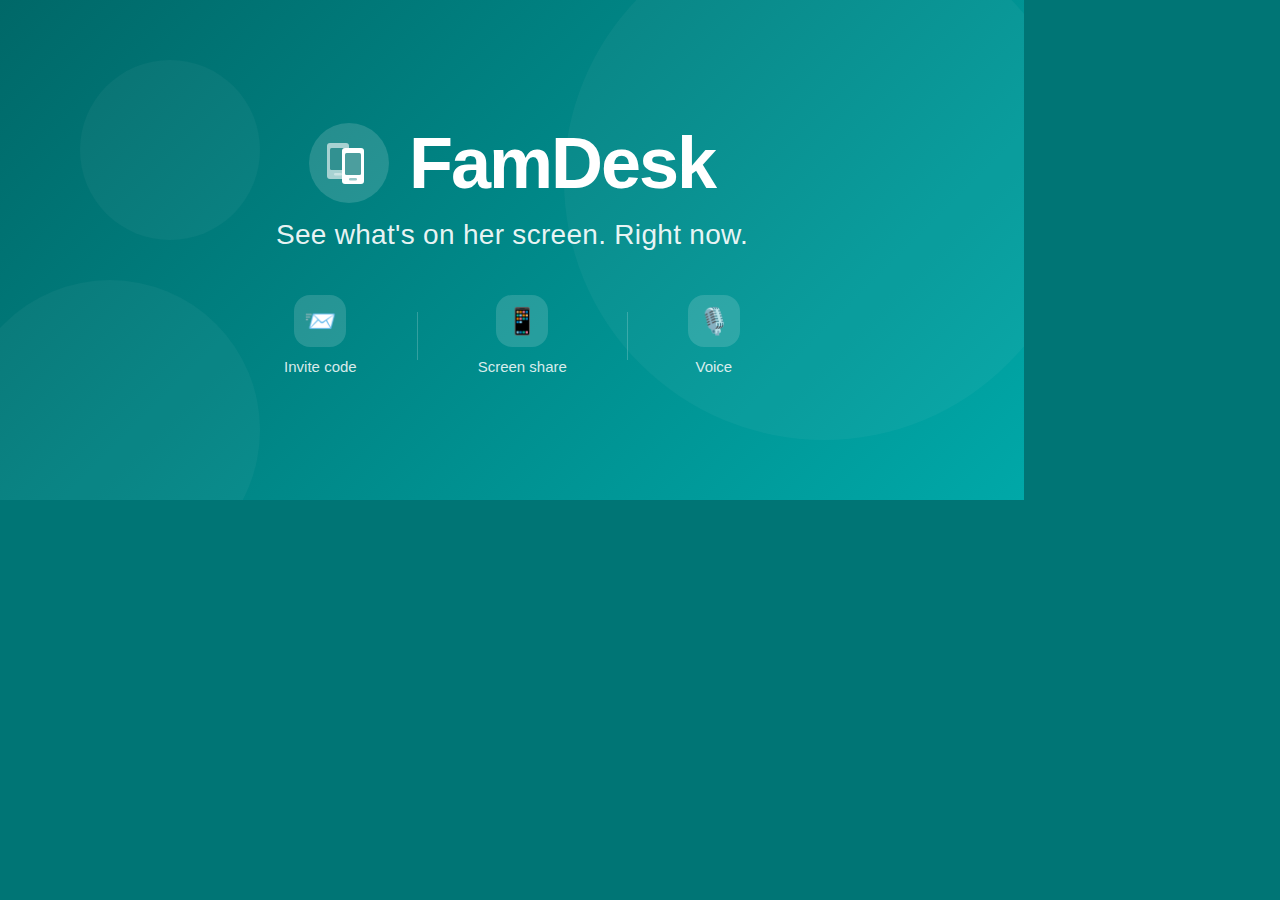
<file: store-assets/gen-feature-graphic.html>
<!DOCTYPE html>
<!--
  FamDesk Feature Graphic Generator
  ===================================
  Renders the 1024×500 Play Store feature graphic.

  HOW TO USE:
  1. Open this file in Chrome on desktop
  2. Open DevTools (F12) → toggle device toolbar → set Custom size: 1024 × 500
  3. Cmd+Shift+P (or Ctrl+Shift+P) → "Capture screenshot"
  4. Save as: docs/store-assets/feature-graphic.png

  No external dependencies. Self-contained.
-->
<html lang="en">
<head>
  <meta charset="UTF-8">
  <style>
    * { margin: 0; padding: 0; box-sizing: border-box; }
    html, body {
      width: 1024px;
      height: 500px;
      overflow: hidden;
      background: #007575;
    }

    .wrapper {
      width: 1024px;
      height: 500px;
      background: linear-gradient(135deg, #006868 0%, #008f8f 60%, #00a8a8 100%);
      display: flex;
      flex-direction: column;
      align-items: center;
      justify-content: center;
      position: relative;
      font-family: -apple-system, BlinkMacSystemFont, 'Segoe UI', Roboto, 'Helvetica Neue', sans-serif;
    }

    /* Decorative circles */
    .circle-bg {
      position: absolute;
      border-radius: 50%;
      background: rgba(255,255,255,0.04);
    }
    .c1 { width: 520px; height: 520px; top: -80px; right: -60px; }
    .c2 { width: 300px; height: 300px; bottom: -80px; left: -40px; }
    .c3 { width: 180px; height: 180px; top: 60px; left: 80px; }

    /* Logo + name */
    .logo-row {
      display: flex;
      align-items: center;
      gap: 20px;
      margin-bottom: 16px;
    }

    .logo-icon {
      width: 80px;
      height: 80px;
    }

    .brand {
      font-size: 72px;
      font-weight: 800;
      color: #ffffff;
      letter-spacing: -2px;
      line-height: 1;
    }

    .tagline {
      font-size: 28px;
      font-weight: 400;
      color: rgba(255,255,255,0.92);
      letter-spacing: 0.3px;
      margin-bottom: 44px;
      text-align: center;
    }

    /* Feature icons row */
    .features {
      display: flex;
      gap: 60px;
      align-items: center;
    }

    .feature {
      display: flex;
      flex-direction: column;
      align-items: center;
      gap: 10px;
    }

    .feature-icon {
      width: 52px;
      height: 52px;
      background: rgba(255,255,255,0.15);
      border-radius: 16px;
      display: flex;
      align-items: center;
      justify-content: center;
      font-size: 26px;
    }

    .feature-label {
      font-size: 15px;
      color: rgba(255,255,255,0.85);
      font-weight: 500;
      text-align: center;
      line-height: 1.3;
    }

    .divider {
      width: 1px;
      height: 48px;
      background: rgba(255,255,255,0.2);
    }
  </style>
</head>
<body>
  <div class="wrapper">
    <div class="circle-bg c1"></div>
    <div class="circle-bg c2"></div>
    <div class="circle-bg c3"></div>

    <div class="logo-row">
      <!-- Inline SVG icon: two overlapping phone silhouettes -->
      <svg class="logo-icon" viewBox="0 0 80 80" xmlns="http://www.w3.org/2000/svg">
        <circle cx="40" cy="40" r="40" fill="rgba(255,255,255,0.15)"/>
        <!-- User phone (back) -->
        <rect x="18" y="20" width="22" height="36" rx="3" ry="3" fill="rgba(255,255,255,0.6)"/>
        <rect x="21" y="25" width="16" height="22" rx="1.5" fill="#007575" opacity="0.7"/>
        <rect x="25" y="50" width="8" height="2.5" rx="1.25" fill="rgba(255,255,255,0.4)"/>
        <!-- Helper phone (front) -->
        <rect x="33" y="25" width="22" height="36" rx="3" ry="3" fill="white"/>
        <rect x="36" y="30" width="16" height="22" rx="1.5" fill="#007575" opacity="0.7"/>
        <rect x="40" y="55" width="8" height="2.5" rx="1.25" fill="rgba(0,117,117,0.4)"/>
      </svg>
      <div class="brand">FamDesk</div>
    </div>

    <div class="tagline">See what's on her screen. Right now.</div>

    <div class="features">
      <div class="feature">
        <div class="feature-icon">📨</div>
        <div class="feature-label">Invite code</div>
      </div>
      <div class="divider"></div>
      <div class="feature">
        <div class="feature-icon">📱</div>
        <div class="feature-label">Screen share</div>
      </div>
      <div class="divider"></div>
      <div class="feature">
        <div class="feature-icon">🎙️</div>
        <div class="feature-label">Voice</div>
      </div>
    </div>
  </div>
</body>
</html>
</file>
<file: style.css>
/* FamDesk Landing Page — Glass C Dark Design System
   Mobile-first. Accessible (18px base). WCAG AA contrast.
   Zero external dependencies. */

/* ─── Reset & Base ────────────────────────────────────────────── */
*, *::before, *::after {
  box-sizing: border-box;
  margin: 0;
  padding: 0;
}

:root {
  --bg:          #080B12;
  --bg-alt:      #0F1420;
  --bg-card:     #131929;
  --text:        #E2E8F0;
  --text-muted:  #94A3B8;
  --accent-grad: linear-gradient(135deg, #6EE7F7, #818CF8);
  --accent-cyan: #6EE7F7;
  --accent-ind:  #818CF8;
  --border:      rgba(255,255,255,0.08);
  --border-br:   rgba(255,255,255,0.15);
  --code-bg:     #0F1420;
  --code-text:   #E2E8F0;
  --radius:      12px;
  --shadow:      0 4px 24px rgba(0,0,0,0.40);
}

html {
  font-size: 18px;
  line-height: 1.6;
  color: var(--text);
  background: var(--bg);
  -webkit-text-size-adjust: 100%;
  scroll-behavior: smooth;
}

body {
  font-family: -apple-system, BlinkMacSystemFont, 'Segoe UI', Roboto, Helvetica, Arial, sans-serif;
  min-height: 100vh;
  background: var(--bg);
  background-image: radial-gradient(ellipse at 20% 0%, rgba(110,231,247,0.04) 0%, transparent 60%),
                    radial-gradient(ellipse at 80% 100%, rgba(129,140,248,0.04) 0%, transparent 60%);
}

/* ─── Container ───────────────────────────────────────────────── */
.container {
  max-width: 640px;
  margin: 0 auto;
  padding: 0 20px;
}

/* ─── Code Banner ─────────────────────────────────────────────── */
.code-banner {
  background: var(--code-bg);
  color: var(--code-text);
  padding: 28px 20px;
  border-bottom: 1px solid var(--border-br);
}

.code-banner-inner {
  max-width: 640px;
  margin: 0 auto;
  text-align: center;
}

.code-banner-label {
  font-size: 0.9rem;
  letter-spacing: 0.08em;
  text-transform: uppercase;
  color: var(--text-muted);
  margin-bottom: 10px;
}

.code-banner-value {
  font-size: 2.8rem;
  font-weight: 800;
  letter-spacing: 0.18em;
  font-variant-numeric: tabular-nums;
  background: rgba(255,255,255,0.06);
  display: inline-block;
  padding: 10px 28px;
  border-radius: var(--radius);
  border: 1px solid var(--border-br);
  margin-bottom: 14px;
  word-break: break-all;
  color: var(--accent-cyan);
}

.code-banner-sub {
  font-size: 1rem;
  color: var(--text-muted);
  margin-bottom: 18px;
  max-width: 400px;
  margin-left: auto;
  margin-right: auto;
}

/* ─── Buttons ─────────────────────────────────────────────────── */
.btn-download {
  display: inline-block;
  background: var(--accent-grad);
  color: #080B12;
  font-weight: 700;
  font-size: 1rem;
  padding: 14px 28px;
  border-radius: 50px;
  text-decoration: none;
  transition: box-shadow 0.15s, opacity 0.15s;
  letter-spacing: 0.01em;
  box-shadow: 0 0 24px rgba(110,231,247,0.20);
}

.btn-download:hover,
.btn-download:focus {
  box-shadow: 0 0 32px rgba(110,231,247,0.35);
  opacity: 0.92;
  outline: 2px solid var(--accent-cyan);
  outline-offset: 2px;
}

.btn-download-lg {
  font-size: 1.1rem;
  padding: 18px 36px;
}

/* In the code banner, download button stays gradient */
.code-banner .btn-download {
  margin-top: 4px;
}

.code-banner .btn-download:hover,
.code-banner .btn-download:focus {
  opacity: 0.92;
}

/* ─── Hero ────────────────────────────────────────────────────── */
.hero {
  background: var(--bg);
  background-image: radial-gradient(ellipse at 50% 0%, rgba(110,231,247,0.08) 0%, transparent 70%);
  color: var(--text);
  padding: 56px 20px 60px;
  text-align: center;
}

.hero-inner {
  max-width: 560px;
  margin: 0 auto;
}

.logo {
  font-size: 4rem;
  margin-bottom: 8px;
  display: block;
}

.hero h1 {
  font-size: 2.8rem;
  font-weight: 800;
  letter-spacing: -0.01em;
  margin-bottom: 4px;
  background: var(--accent-grad);
  -webkit-background-clip: text;
  -webkit-text-fill-color: transparent;
  background-clip: text;
}

.tagline {
  font-size: 1.2rem;
  font-weight: 600;
  color: var(--text);
  margin-bottom: 16px;
}

.sub {
  font-size: 1rem;
  color: var(--text-muted);
  line-height: 1.7;
  margin-bottom: 28px;
}

/* ─── Version Badge ───────────────────────────────────────────── */
.version-badge {
  display: inline-block;
  background: rgba(110,231,247,0.08);
  color: var(--accent-cyan);
  border-radius: 12px;
  padding: 4px 12px;
  font-size: 0.75rem;
  font-weight: 600;
  letter-spacing: 0.03em;
  margin-bottom: 16px;
  border: 1px solid rgba(110,231,247,0.2);
}

/* ─── Feature Chips ───────────────────────────────────────────── */
.features {
  display: flex;
  flex-wrap: wrap;
  gap: 8px;
  justify-content: center;
  margin: 0 0 28px;
}

.chip {
  background: rgba(255,255,255,0.06);
  color: var(--text);
  border-radius: 16px;
  padding: 6px 14px;
  font-size: 0.82rem;
  font-weight: 600;
  border: 1px solid var(--border);
  white-space: nowrap;
}

/* ─── Beta CTA ────────────────────────────────────────────────── */
.beta-cta-section {
  background: var(--bg-alt);
  padding: 48px 0;
  border-top: 1px solid var(--border);
}

.beta-cta {
  background: var(--bg-card);
  border: 1px solid var(--border-br);
  border-radius: var(--radius);
  padding: 32px 24px;
  text-align: center;
  box-shadow: var(--shadow);
}

.beta-cta h2 {
  font-size: 1.5rem;
  font-weight: 700;
  margin-bottom: 10px;
  color: var(--text);
}

.beta-cta p {
  font-size: 0.95rem;
  color: var(--text-muted);
  margin-bottom: 20px;
}

.btn-primary {
  display: inline-block;
  background: var(--accent-grad);
  color: #080B12;
  padding: 16px 32px;
  border-radius: 50px;
  text-decoration: none;
  font-size: 1.1rem;
  font-weight: 700;
  margin: 4px 0 14px;
  box-shadow: 0 0 24px rgba(110,231,247,0.20);
  transition: box-shadow 0.15s, opacity 0.15s;
}

.btn-primary:hover,
.btn-primary:focus {
  box-shadow: 0 0 32px rgba(110,231,247,0.35);
  opacity: 0.92;
  outline: 2px solid var(--accent-cyan);
  outline-offset: 2px;
}

.beta-note {
  font-size: 0.82rem !important;
  color: var(--text-muted) !important;
  margin-bottom: 0 !important;
}
.helper-note {
  font-size: 0.8rem;
  color: var(--text-muted);
  margin-top: 10px;
}
.helper-link {
  color: var(--accent-cyan);
  text-decoration: none;
  font-weight: 600;
}
.helper-link:hover { text-decoration: underline; }

/* ─── Steps ───────────────────────────────────────────────────── */
.steps {
  background: var(--bg-alt);
  padding: 56px 0;
}

.steps h2 {
  font-size: 1.6rem;
  font-weight: 700;
  margin-bottom: 32px;
  text-align: center;
  color: var(--text);
}

.step-list {
  list-style: none;
  display: flex;
  flex-direction: column;
  gap: 24px;
}

.step {
  display: flex;
  align-items: flex-start;
  gap: 18px;
  background: var(--bg-card);
  border: 1px solid var(--border);
  border-radius: var(--radius);
  padding: 22px 20px;
  box-shadow: var(--shadow);
}

.step-icon {
  font-size: 2rem;
  flex-shrink: 0;
  line-height: 1;
  margin-top: 2px;
}

.step-body strong {
  display: block;
  font-size: 1.05rem;
  font-weight: 700;
  margin-bottom: 6px;
  color: var(--text);
}

.step-body p {
  font-size: 0.9rem;
  color: var(--text-muted);
  line-height: 1.6;
}

/* ─── Download ────────────────────────────────────────────────── */
.download {
  padding: 56px 0;
  text-align: center;
  background: var(--bg);
}

.download h2 {
  font-size: 1.6rem;
  font-weight: 700;
  margin-bottom: 10px;
  color: var(--text);
}

.dl-sub {
  font-size: 0.95rem;
  color: var(--text-muted);
  margin-bottom: 24px;
}

.dl-note {
  font-size: 0.82rem;
  color: var(--text-muted);
  margin-top: 16px;
  max-width: 400px;
  margin-left: auto;
  margin-right: auto;
}

/* ─── Privacy ─────────────────────────────────────────────────── */
.privacy {
  background: var(--bg-alt);
  padding: 48px 0;
  border-top: 1px solid var(--border);
}

.privacy h2 {
  font-size: 1.4rem;
  font-weight: 700;
  margin-bottom: 14px;
  color: var(--text);
}

.privacy p {
  font-size: 0.95rem;
  color: var(--text-muted);
  margin-bottom: 12px;
  max-width: 560px;
  line-height: 1.7;
}

.privacy p:last-child { margin-bottom: 0; }

.link {
  color: var(--accent-cyan);
  text-decoration: underline;
}

.link:hover,
.link:focus {
  color: var(--accent-ind);
  outline: 2px solid var(--accent-cyan);
  outline-offset: 2px;
  border-radius: 2px;
}

/* ─── Footer ──────────────────────────────────────────────────── */
.footer {
  background: #050810;
  color: rgba(255,255,255,0.55);
  padding: 32px 0;
  text-align: center;
  border-top: 1px solid var(--border);
}

.footer p {
  font-size: 0.85rem;
  margin-bottom: 6px;
}

.footer .link {
  color: rgba(255,255,255,0.75);
}

.footer .link:hover { color: var(--accent-cyan); }

.footer-small {
  font-size: 0.75rem;
  opacity: 0.5;
  margin-top: 8px;
  margin-bottom: 0;
}

/* ─── Responsive ──────────────────────────────────────────────── */
@media (min-width: 600px) {
  .step-list { gap: 20px; }
  .step { padding: 26px 24px; }
  .code-banner-value { font-size: 3.2rem; }
}

@media (max-width: 375px) {
  html { font-size: 16px; }
  .hero h1 { font-size: 2.2rem; }
  .code-banner-value { font-size: 2.2rem; padding: 10px 18px; }
  .btn-download-lg { font-size: 1rem; padding: 16px 28px; }
}

/* ─── Compatibility Section ───────────────────────────────────── */
.compat-section { padding: 48px 0; background: var(--bg-alt); }
.compat-section h2 { text-align: center; font-size: 1.6rem; color: var(--accent-cyan); margin-bottom: 32px; }
.compat-grid { display: grid; grid-template-columns: repeat(auto-fit, minmax(240px, 1fr)); gap: 20px; }
.compat-card {
  background: var(--bg-card); border: 1px solid var(--border); border-radius: 12px;
  padding: 24px; display: flex; flex-direction: column; gap: 8px;
}
.compat-card strong { font-size: 1.05rem; color: var(--text); }
.compat-card p { color: var(--text-muted); font-size: 0.88rem; line-height: 1.5; margin: 0; }
.compat-icon { font-size: 2rem; }
.compat-badge {
  display: inline-block; padding: 3px 10px;
  border-radius: 10px; font-size: 0.8rem; font-weight: bold;
  width: fit-content;
}
.compat-yes { background: rgba(110,231,247,0.10); color: var(--accent-cyan); border: 1px solid rgba(110,231,247,0.25); }
.compat-no  { background: rgba(248,113,113,0.10); color: #F87171; border: 1px solid rgba(248,113,113,0.25); }
</file>
